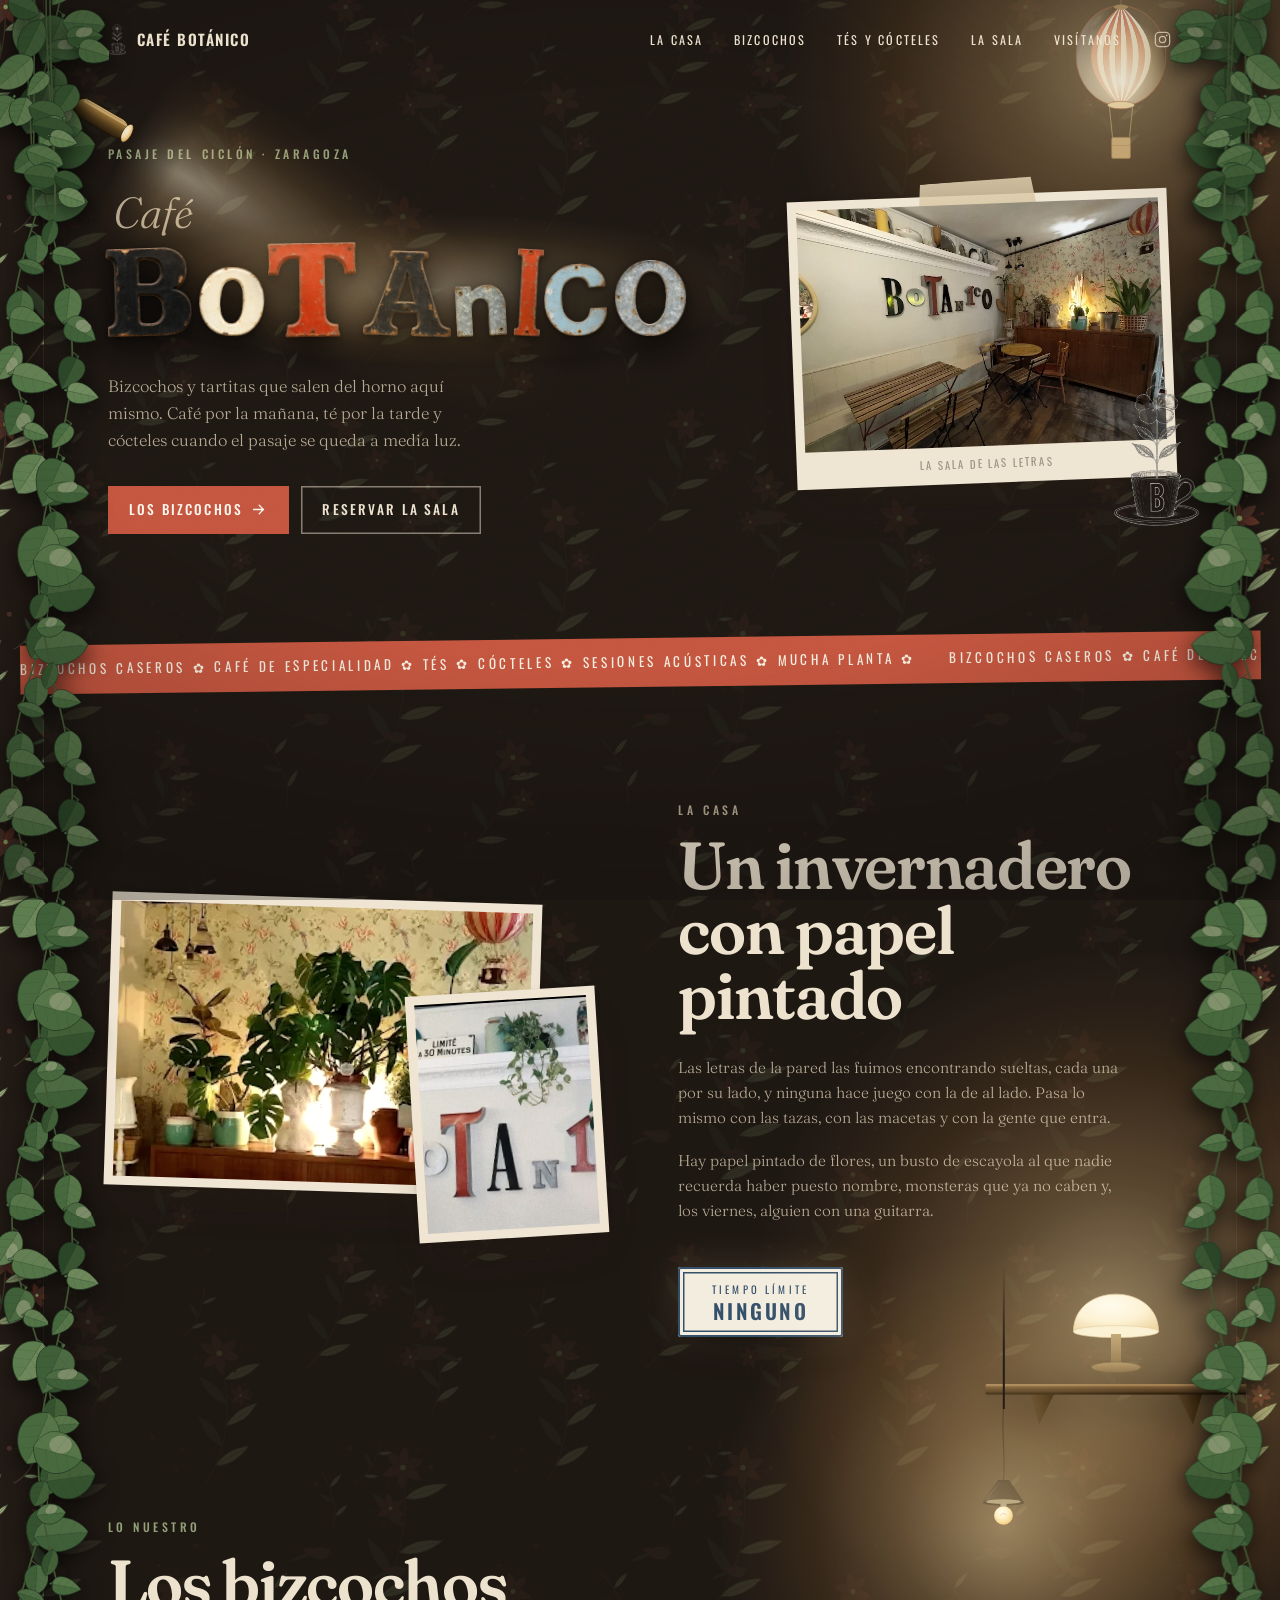
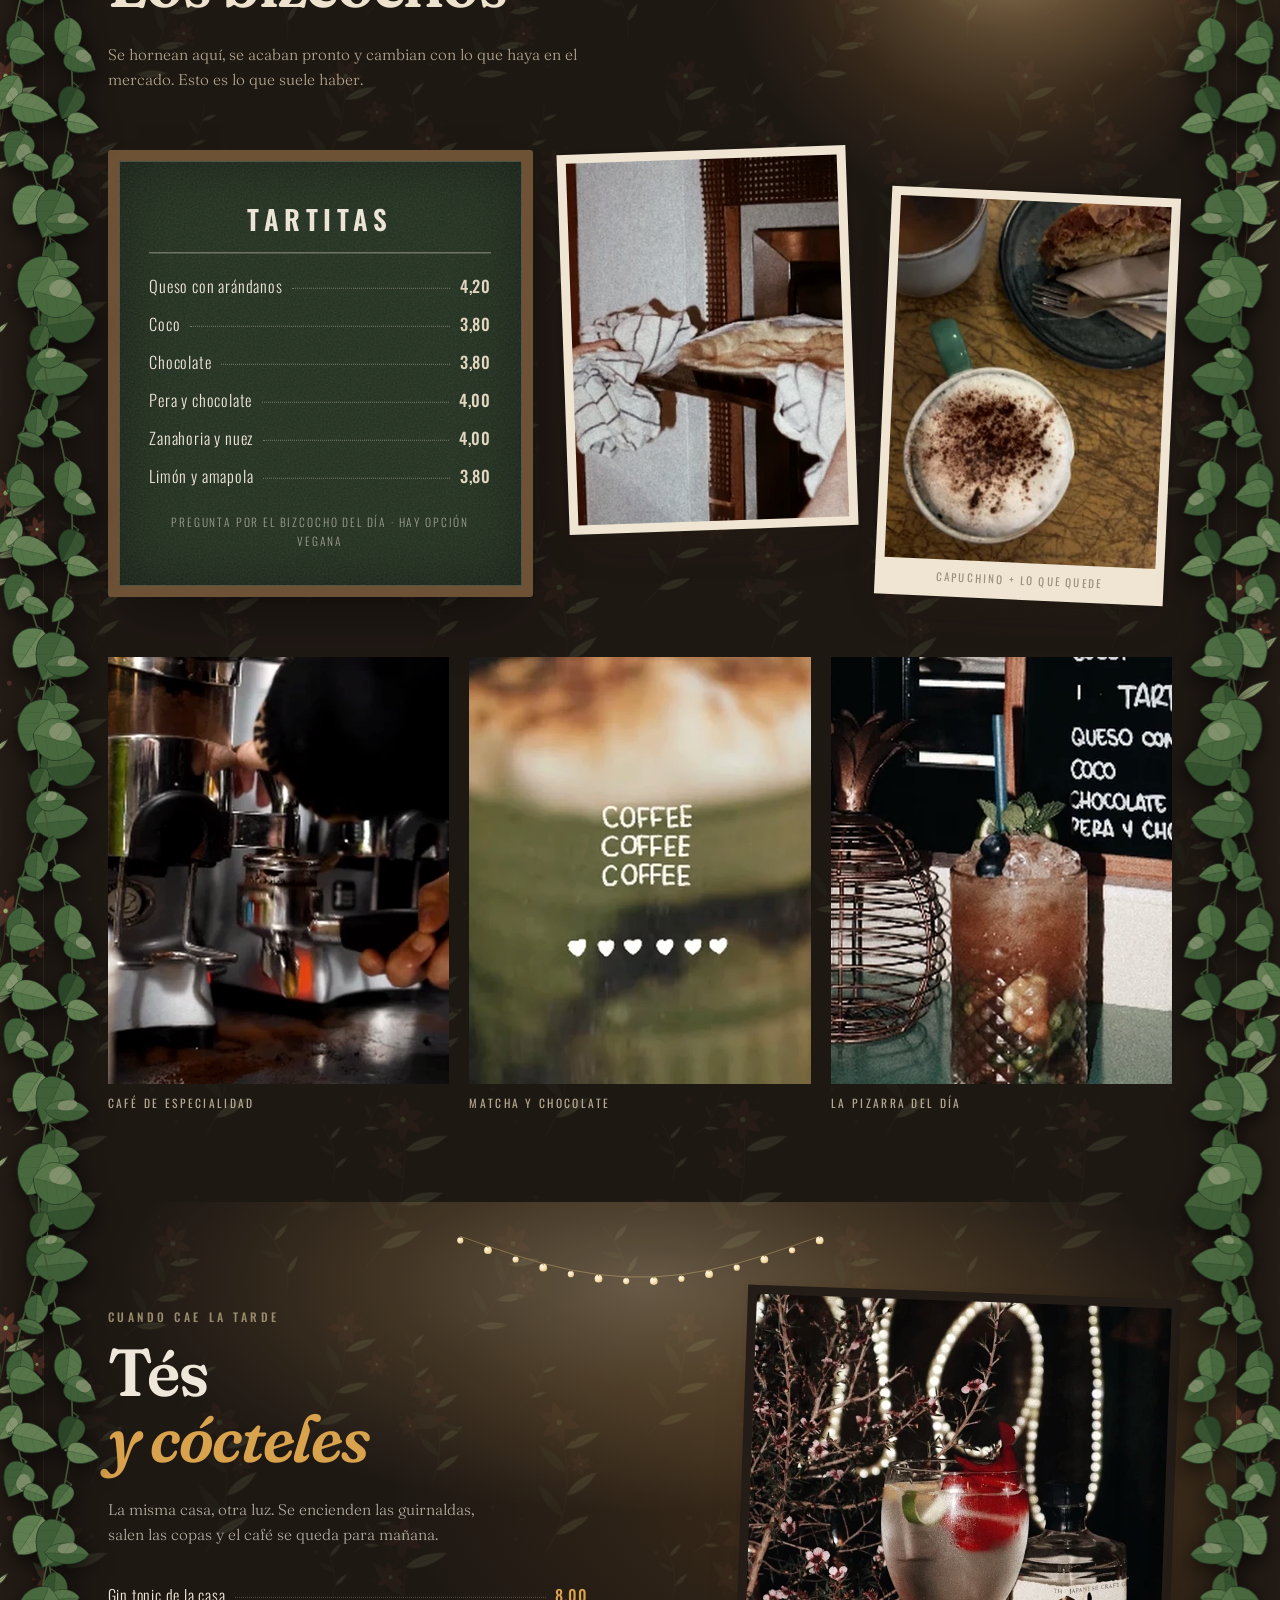
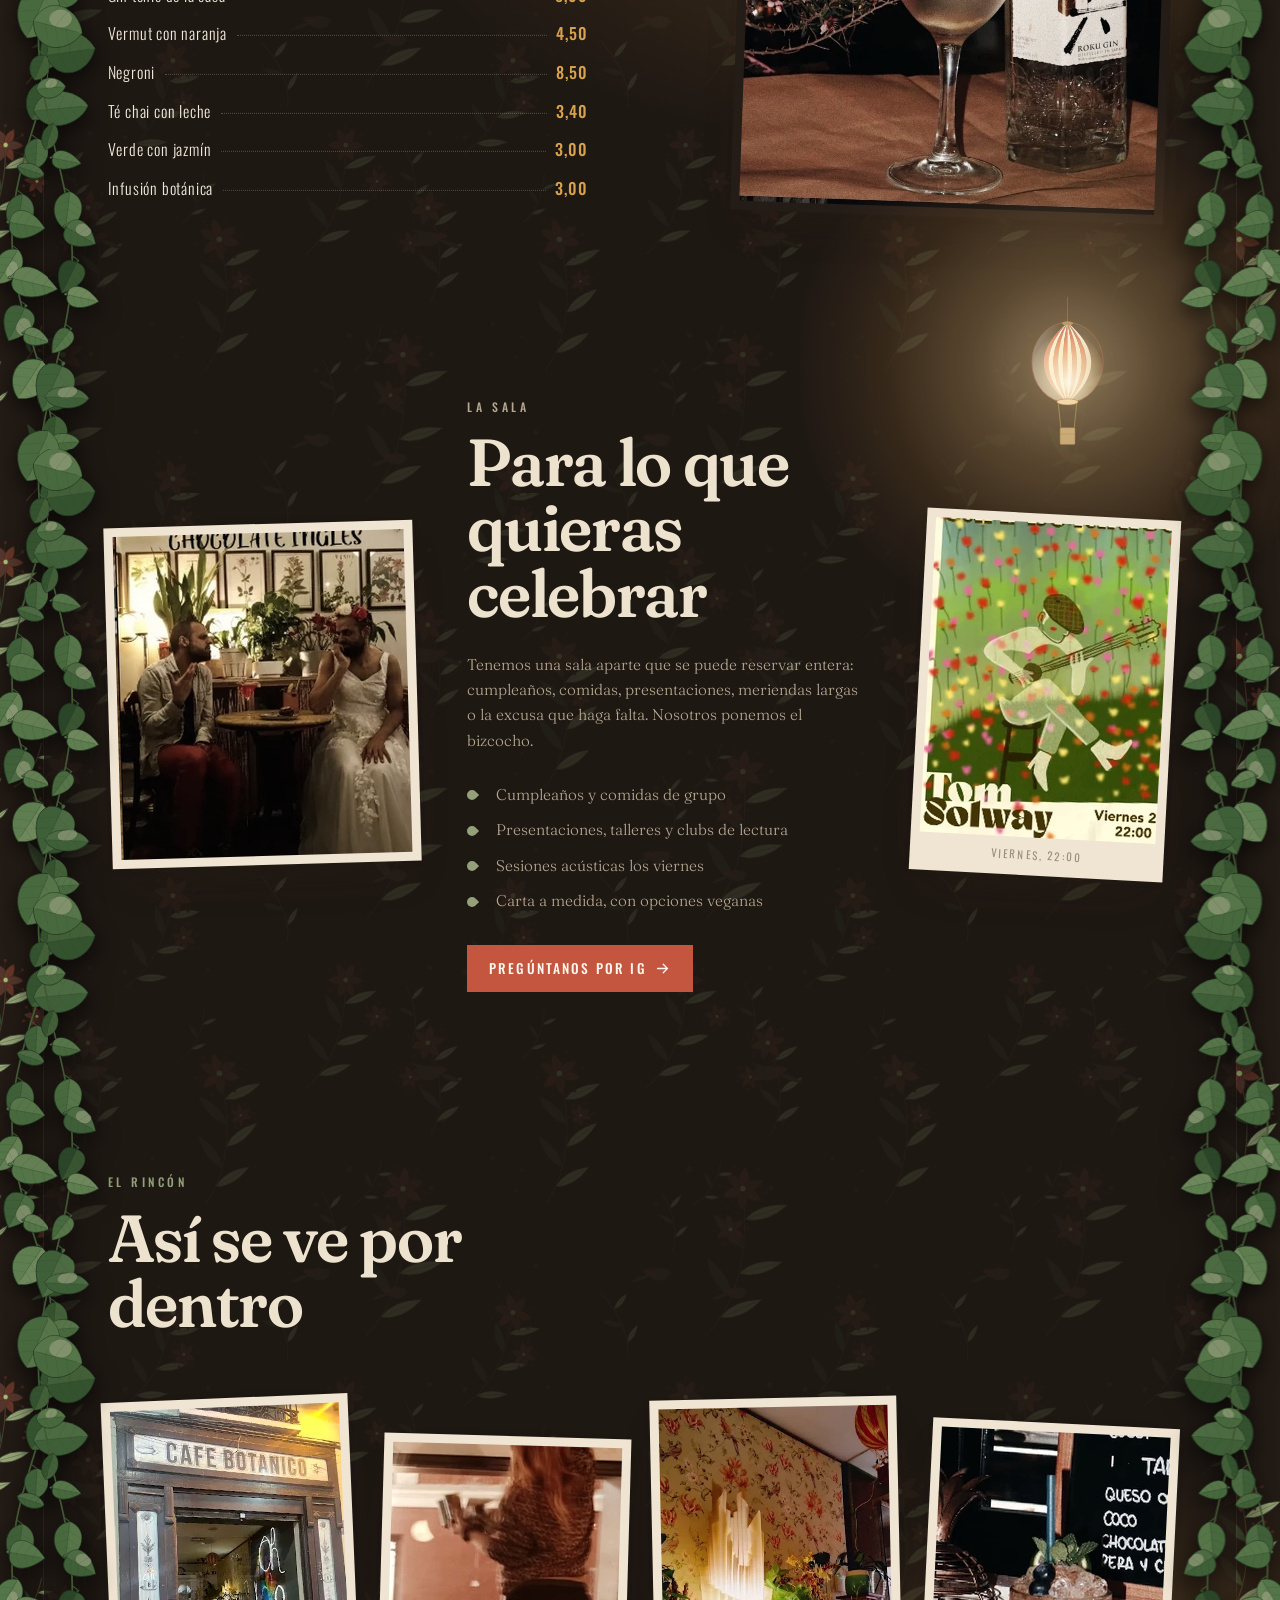
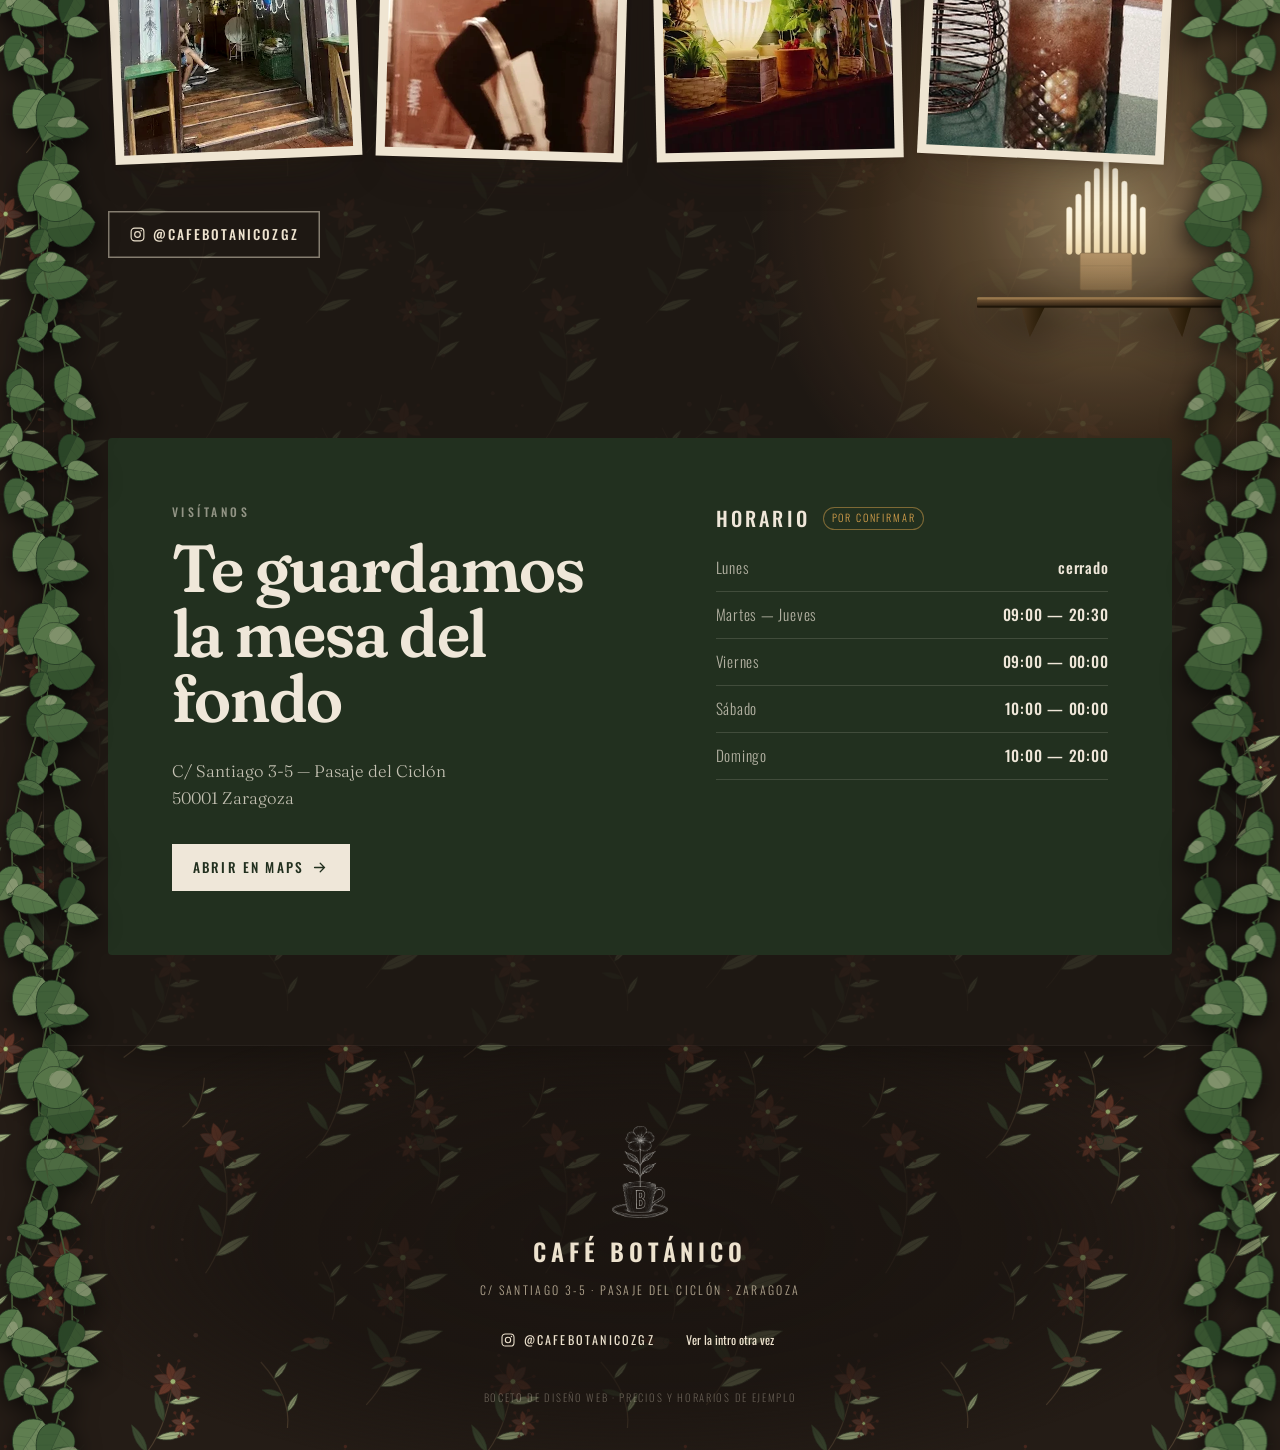
<file: index.html>
<!doctype html>
<html lang="es">
<head>
<meta charset="utf-8">
<meta name="viewport" content="width=device-width, initial-scale=1, viewport-fit=cover">
<title>Café Botánico — Zaragoza</title>
<meta name="description" content="Bizcochos caseros, plantas y café de especialidad en el Pasaje del Ciclón, Zaragoza. Tés, cócteles, sesiones acústicas y una sala para tus celebraciones.">
<meta name="theme-color" content="#EFE7D9">
<link rel="preconnect" href="https://fonts.googleapis.com">
<link rel="preconnect" href="https://fonts.gstatic.com" crossorigin>
<link href="https://fonts.googleapis.com/css2?family=Anton&family=Fraunces:ital,opsz,wght@0,9..144,300;0,9..144,400;0,9..144,600;0,9..144,800;1,9..144,300;1,9..144,600&family=Oswald:wght@400;500;600;700&display=swap" rel="stylesheet">
<link rel="stylesheet" href="assets/css/style.css">
</head>
<body>

<svg width="0" height="0" aria-hidden="true" style="position:absolute">
  <symbol id="ig" viewBox="0 0 24 24"><g fill="none" stroke="currentColor" stroke-width="1.6"><rect x="3" y="3" width="18" height="18" rx="5"/><circle cx="12" cy="12" r="4"/><circle cx="17.2" cy="6.8" r="1.1" fill="currentColor" stroke="none"/></g></symbol>
  <symbol id="arrow" viewBox="0 0 24 24"><g fill="none" stroke="currentColor" stroke-width="1.8" stroke-linecap="round"><path d="M5 12h14M13 6l6 6-6 6"/></g></symbol>
</svg>

<!-- ═══════════ INTRO: el logo, saliendo de la taza ═══════════ -->
<div class="intro" id="intro">
  <div class="intro__box">
    <div class="dib">
      <img class="dib__taza"  src="assets/img/logo-dibujo.webp" alt="" width="629" height="1043">
      <img class="dib__tallo" src="assets/img/logo-dibujo.webp" alt="" aria-hidden="true">
      <img class="dib__flor"  src="assets/img/logo-dibujo.webp" alt="" aria-hidden="true">
    </div>
    <p class="intro__word">Cafe Botanico</p>
  </div>
  <button class="intro__skip" id="skip" type="button">Saltar</button>
</div>

<!-- ═══════════ ENREDADERAS ═══════════ -->
<div class="rama rama--izq" aria-hidden="true"><i class="rama__tallo"></i><i class="rama__mata"></i></div>
<div class="rama rama--der" aria-hidden="true"><i class="rama__tallo"></i><i class="rama__mata"></i></div>

<!-- ═══════════ HEADER ═══════════ -->
<header class="hdr" id="hdr">
  <a class="hdr__brand" href="#top"><img class="hdr__mark" src="assets/img/logo-dibujo.webp" alt=""><span>Café Botánico</span></a>
  <nav class="hdr__nav">
    <a href="#casa">La casa</a>
    <a href="#bizcochos">Bizcochos</a>
    <a href="#noche">Tés y cócteles</a>
    <a href="#sala">La sala</a>
    <a href="#visita">Visítanos</a>
  </nav>
  <a class="hdr__ig" href="https://www.instagram.com/cafebotanicozgz/" target="_blank" rel="noopener" aria-label="Instagram"><svg><use href="#ig"/></svg></a>
  <button class="hdr__burger" id="burger" type="button" aria-label="Menú"><i></i><i></i></button>
</header>
<div class="drawer" id="drawer">
  <a href="#casa">La casa</a><a href="#bizcochos">Bizcochos</a><a href="#noche">Tés y cócteles</a>
  <a href="#sala">La sala</a><a href="#visita">Visítanos</a>
  <a href="https://www.instagram.com/cafebotanicozgz/" target="_blank" rel="noopener">@cafebotanicozgz</a>
</div>

<main id="top">

<!-- ═══════════ HERO ═══════════ -->
<section class="hero">
  <i class="lampara lampara--farol" aria-hidden="true"></i>
  <i class="lampara lampara--foco" aria-hidden="true"></i>
  <div class="hero__txt">
    <p class="kicker rv">Pasaje del Ciclón · Zaragoza</p>
    <p class="hero__cafe rv">Café</p>
    <h1 class="word rv" aria-label="Botánico">
      <img class="l" style="--h:1;--rot:-2deg"          src="assets/img/letras/b.webp"  alt="" width="722" height="760">
      <img class="l" style="--h:.78;--rot:2.5deg"       src="assets/img/letras/o1.webp" alt="" width="717" height="760">
      <img class="l" style="--h:1.06;--rot:-1deg"       src="assets/img/letras/t.webp"  alt="" width="715" height="760">
      <img class="l" style="--h:.96;--rot:2deg"         src="assets/img/letras/a.webp"  alt="" width="790" height="760">
      <img class="l" style="--h:.58;--rot:-3deg"        src="assets/img/letras/n.webp"  alt="" width="749" height="760">
      <img class="l" style="--h:.99;--rot:3deg"         src="assets/img/letras/i.webp"  alt="" width="226" height="760">
      <img class="l" style="--h:.82;--rot:-3deg"        src="assets/img/letras/c.webp"  alt="" width="646" height="760">
      <img class="l flip" style="--h:.86;--rot:1.5deg"  src="assets/img/letras/o2.webp" alt="" width="713" height="760">
    </h1>
    <p class="lead rv">Bizcochos y tartitas que salen del horno aquí mismo. Café por la mañana, té por la tarde y cócteles cuando el pasaje se queda a media luz.</p>
    <div class="row rv">
      <a class="btn" href="#bizcochos">Los bizcochos <svg><use href="#arrow"/></svg></a>
      <a class="btn btn--line" href="#sala">Reservar la sala</a>
    </div>
  </div>

  <div class="hero__pic rv">
    <figure class="print print--tape" style="--rot:-2.2deg">
      <img src="assets/img/local.webp" alt="Sala del café: la pared con las letras de BOTANICO, las mesas de madera y el papel pintado al fondo" width="677" height="510">
      <figcaption>la sala de las letras</figcaption>
    </figure>
    <img class="hero__seal" src="assets/img/logo-dibujo.webp" alt="" aria-hidden="true">
  </div>
</section>

<!-- ═══════════ CINTA ═══════════ -->
<div class="tape" aria-hidden="true">
  <div class="tape__row">
    <span>bizcochos caseros ✿ café de especialidad ✿ tés ✿ cócteles ✿ sesiones acústicas ✿ mucha planta ✿ </span>
    <span>bizcochos caseros ✿ café de especialidad ✿ tés ✿ cócteles ✿ sesiones acústicas ✿ mucha planta ✿ </span>
  </div>
</div>

<!-- ═══════════ LA CASA ═══════════ -->
<section class="sec casa" id="casa">
  <i class="lampara lampara--tulipa" aria-hidden="true"></i>
  <div class="casa__pics">
    <figure class="print rv" style="--rot:1.8deg">
      <img src="assets/img/rincon.webp" alt="Rincón del café: una monstera enorme sobre el aparador, con el papel pintado de flores y pájaros detrás" width="312" height="510">
    </figure>
    <figure class="print print--sm rv" style="--rot:-3.5deg">
      <img src="assets/img/letras.webp" alt="Detalle de las letras de BOTANICO en la pared, entre plantas">
    </figure>
  </div>
  <div class="casa__txt">
    <p class="kicker rv">La casa</p>
    <h2 class="rv">Un invernadero<br>con papel pintado</h2>
    <p class="rv">Las letras de la pared las fuimos encontrando sueltas, cada una por su lado, y ninguna hace juego con la de al lado. Pasa lo mismo con las tazas, con las macetas y con la gente que entra.</p>
    <p class="rv">Hay papel pintado de flores, un busto de escayola al que nadie recuerda haber puesto nombre, monsteras que ya no caben y, los viernes, alguien con una guitarra.</p>
    <div class="plaque rv">
      <span>Tiempo límite</span>
      <strong>ninguno</strong>
    </div>
  </div>
</section>

<!-- ═══════════ BIZCOCHOS ═══════════ -->
<section class="sec bizco" id="bizcochos">
  <i class="lampara lampara--bomb" aria-hidden="true"></i>
  <header class="head rv">
    <p class="kicker">Lo nuestro</p>
    <h2>Los bizcochos</h2>
    <p class="sub">Se hornean aquí, se acaban pronto y cambian con lo que haya en el mercado. Esto es lo que suele haber.</p>
  </header>

  <div class="bizco__grid">
    <div class="board rv">
      <p class="board__t">Tartitas</p>
      <ul class="board__list">
        <li><span>Queso con arándanos</span><b>4,20</b></li>
        <li><span>Coco</span><b>3,80</b></li>
        <li><span>Chocolate</span><b>3,80</b></li>
        <li><span>Pera y chocolate</span><b>4,00</b></li>
        <li><span>Zanahoria y nuez</span><b>4,00</b></li>
        <li><span>Limón y amapola</span><b>3,80</b></li>
      </ul>
      <p class="board__note">Pregunta por el bizcocho del día · hay opción vegana</p>
    </div>

    <figure class="print rv" style="--rot:-2deg">
      <img src="assets/img/bizcocho.webp" alt="Una tarta recién sacada del horno, sostenida con un paño de cocina">
    </figure>
    <figure class="print rv" style="--rot:2.6deg">
      <img src="assets/img/tarta.webp" alt="Capuchino y un trozo de tarta sobre una mesa verde">
      <figcaption>capuchino + lo que quede</figcaption>
    </figure>
  </div>

  <div class="strip">
    <div class="strip__i rv"><img src="assets/img/barra.webp" alt="Preparando un café en la máquina de espresso"><p>Café de especialidad</p></div>
    <div class="strip__i rv"><img src="assets/img/matcha.webp" alt="Matcha latte"><p>Matcha y chocolate</p></div>
    <div class="strip__i rv"><img src="assets/img/pizarra.webp" alt="Pizarra con las tartitas del día"><p>La pizarra del día</p></div>
  </div>
</section>

<!-- ═══════════ NOCHE ═══════════ -->
<section class="noche" id="noche">
  <i class="lampara lampara--guirnalda" aria-hidden="true"></i>
  <div class="noche__in">
    <div class="noche__txt">
      <p class="kicker rv">Cuando cae la tarde</p>
      <h2 class="rv">Tés<br><em>y cócteles</em></h2>
      <p class="rv">La misma casa, otra luz. Se encienden las guirnaldas, salen las copas y el café se queda para mañana.</p>
      <ul class="list rv">
        <li><span>Gin tonic de la casa</span><b>8,00</b></li>
        <li><span>Vermut con naranja</span><b>4,50</b></li>
        <li><span>Negroni</span><b>8,50</b></li>
        <li><span>Té chai con leche</span><b>3,40</b></li>
        <li><span>Verde con jazmín</span><b>3,00</b></li>
        <li><span>Infusión botánica</span><b>3,00</b></li>
      </ul>
    </div>
    <figure class="print print--dark rv" style="--rot:2deg">
      <img src="assets/img/coctel.webp" alt="Copa con una flor roja junto a una botella de ginebra, con guirnaldas de luces al fondo" width="707" height="863">
    </figure>
  </div>
</section>

<!-- ═══════════ LA SALA ═══════════ -->
<section class="sec sala" id="sala">
  <i class="lampara lampara--farol2" aria-hidden="true"></i>
  <figure class="print rv" style="--rot:-1.6deg">
    <img src="assets/img/pareja.webp" alt="Dos personas celebrando en el café, entre láminas botánicas enmarcadas">
  </figure>
  <div class="sala__txt">
    <p class="kicker rv">La sala</p>
    <h2 class="rv">Para lo que<br>quieras celebrar</h2>
    <p class="rv">Tenemos una sala aparte que se puede reservar entera: cumpleaños, comidas, presentaciones, meriendas largas o la excusa que haga falta. Nosotros ponemos el bizcocho.</p>
    <ul class="ticks rv">
      <li>Cumpleaños y comidas de grupo</li>
      <li>Presentaciones, talleres y clubs de lectura</li>
      <li>Sesiones acústicas los viernes</li>
      <li>Carta a medida, con opciones veganas</li>
    </ul>
    <a class="btn rv" href="https://www.instagram.com/cafebotanicozgz/" target="_blank" rel="noopener">Pregúntanos por IG <svg><use href="#arrow"/></svg></a>
  </div>
  <figure class="print print--sm rv" style="--rot:3deg">
    <img src="assets/img/cartel.webp" alt="Cartel de una sesión acústica en Café Botánico">
    <figcaption>viernes, 22:00</figcaption>
  </figure>
</section>

<!-- ═══════════ MURO ═══════════ -->
<section class="sec muro">
  <i class="lampara lampara--deco" aria-hidden="true"></i>
  <header class="head rv">
    <p class="kicker">El rincón</p>
    <h2>Así se ve por dentro</h2>
  </header>
  <div class="wall">
    <figure class="print rv" style="--rot:-2.4deg"><img src="assets/img/fachada.webp" alt="Fachada de Café Botánico con la puerta abierta"></figure>
    <figure class="print rv" style="--rot:1.6deg"><img src="assets/img/musica.webp" alt="Alguien tocando la guitarra en el café"></figure>
    <figure class="print rv" style="--rot:-1.2deg"><img src="assets/img/lampara.webp" alt="Lámpara art déco encendida sobre el aparador, con el papel pintado detrás"></figure>
    <figure class="print rv" style="--rot:2.8deg"><img src="assets/img/pizarra.webp" alt="La pizarra con las tartitas del día"></figure>
  </div>
  <a class="btn btn--line mid" href="https://www.instagram.com/cafebotanicozgz/" target="_blank" rel="noopener"><svg><use href="#ig"/></svg> @cafebotanicozgz</a>
</section>

<!-- ═══════════ VISITA ═══════════ -->
<section class="sec visita" id="visita">
  <div class="visita__card">
    <div>
      <p class="kicker rv">Visítanos</p>
      <h2 class="rv">Te guardamos<br>la mesa del fondo</h2>
      <p class="addr rv">C/ Santiago 3-5 — Pasaje del Ciclón<br>50001 Zaragoza</p>
      <div class="row rv">
        <a class="btn" href="https://maps.google.com/?q=Caf%C3%A9+Bot%C3%A1nico+Calle+Santiago+3+Zaragoza" target="_blank" rel="noopener">Abrir en Maps <svg><use href="#arrow"/></svg></a>
      </div>
    </div>
    <div class="rv">
      <p class="hrs__t">Horario <span class="ph">por confirmar</span></p>
      <ul class="hrs">
        <li><span>Lunes</span><b>cerrado</b></li>
        <li><span>Martes — Jueves</span><b>09:00 — 20:30</b></li>
        <li><span>Viernes</span><b>09:00 — 00:00</b></li>
        <li><span>Sábado</span><b>10:00 — 00:00</b></li>
        <li><span>Domingo</span><b>10:00 — 20:00</b></li>
      </ul>
    </div>
  </div>
</section>

</main>

<footer class="ftr">
  <img class="ftr__mark" src="assets/img/logo-dibujo.webp" alt="">
  <p class="ftr__name">Café Botánico</p>
  <p class="ftr__sub">C/ Santiago 3-5 · Pasaje del Ciclón · Zaragoza</p>
  <div class="ftr__links">
    <a href="https://www.instagram.com/cafebotanicozgz/" target="_blank" rel="noopener"><svg><use href="#ig"/></svg> @cafebotanicozgz</a>
    <button type="button" id="replay">Ver la intro otra vez</button>
  </div>
  <p class="ftr__note">Boceto de diseño web · precios y horarios de ejemplo</p>
</footer>

<script src="assets/js/main.js"></script>
</body>
</html>
</file>
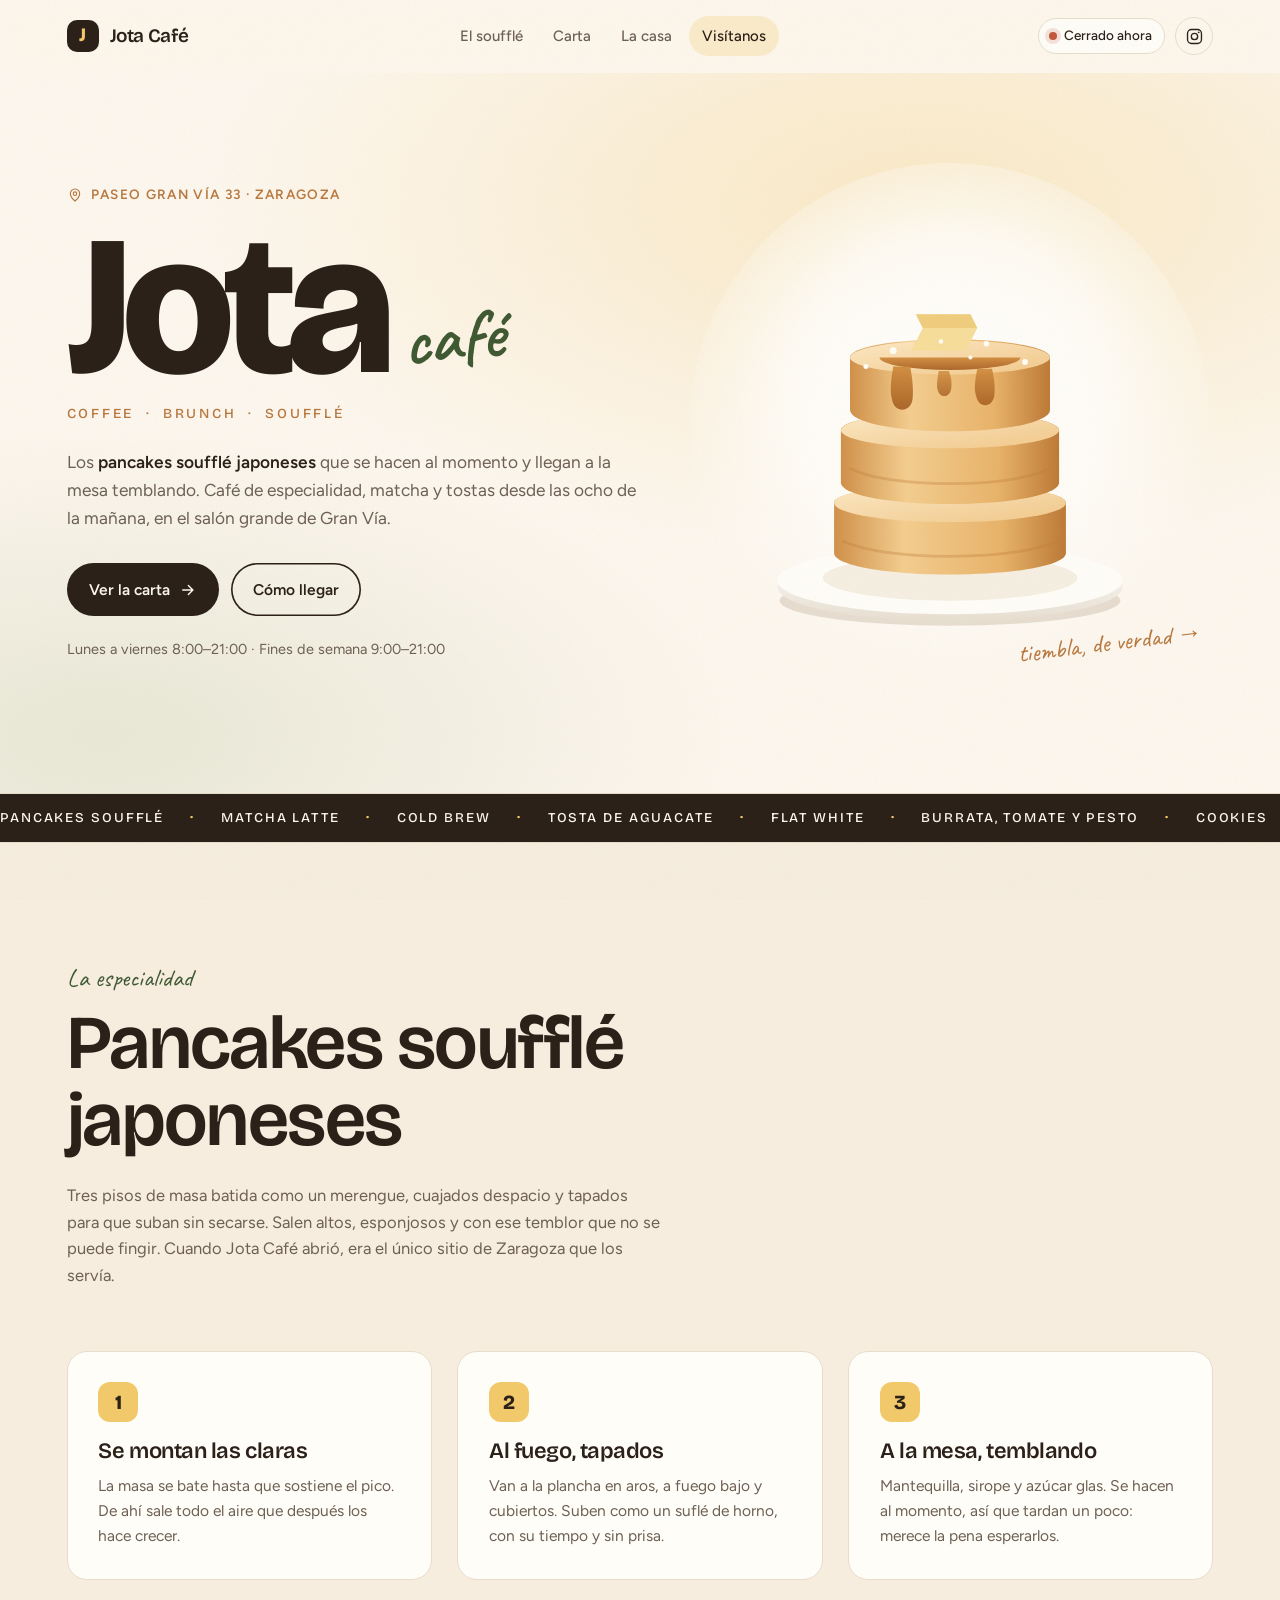
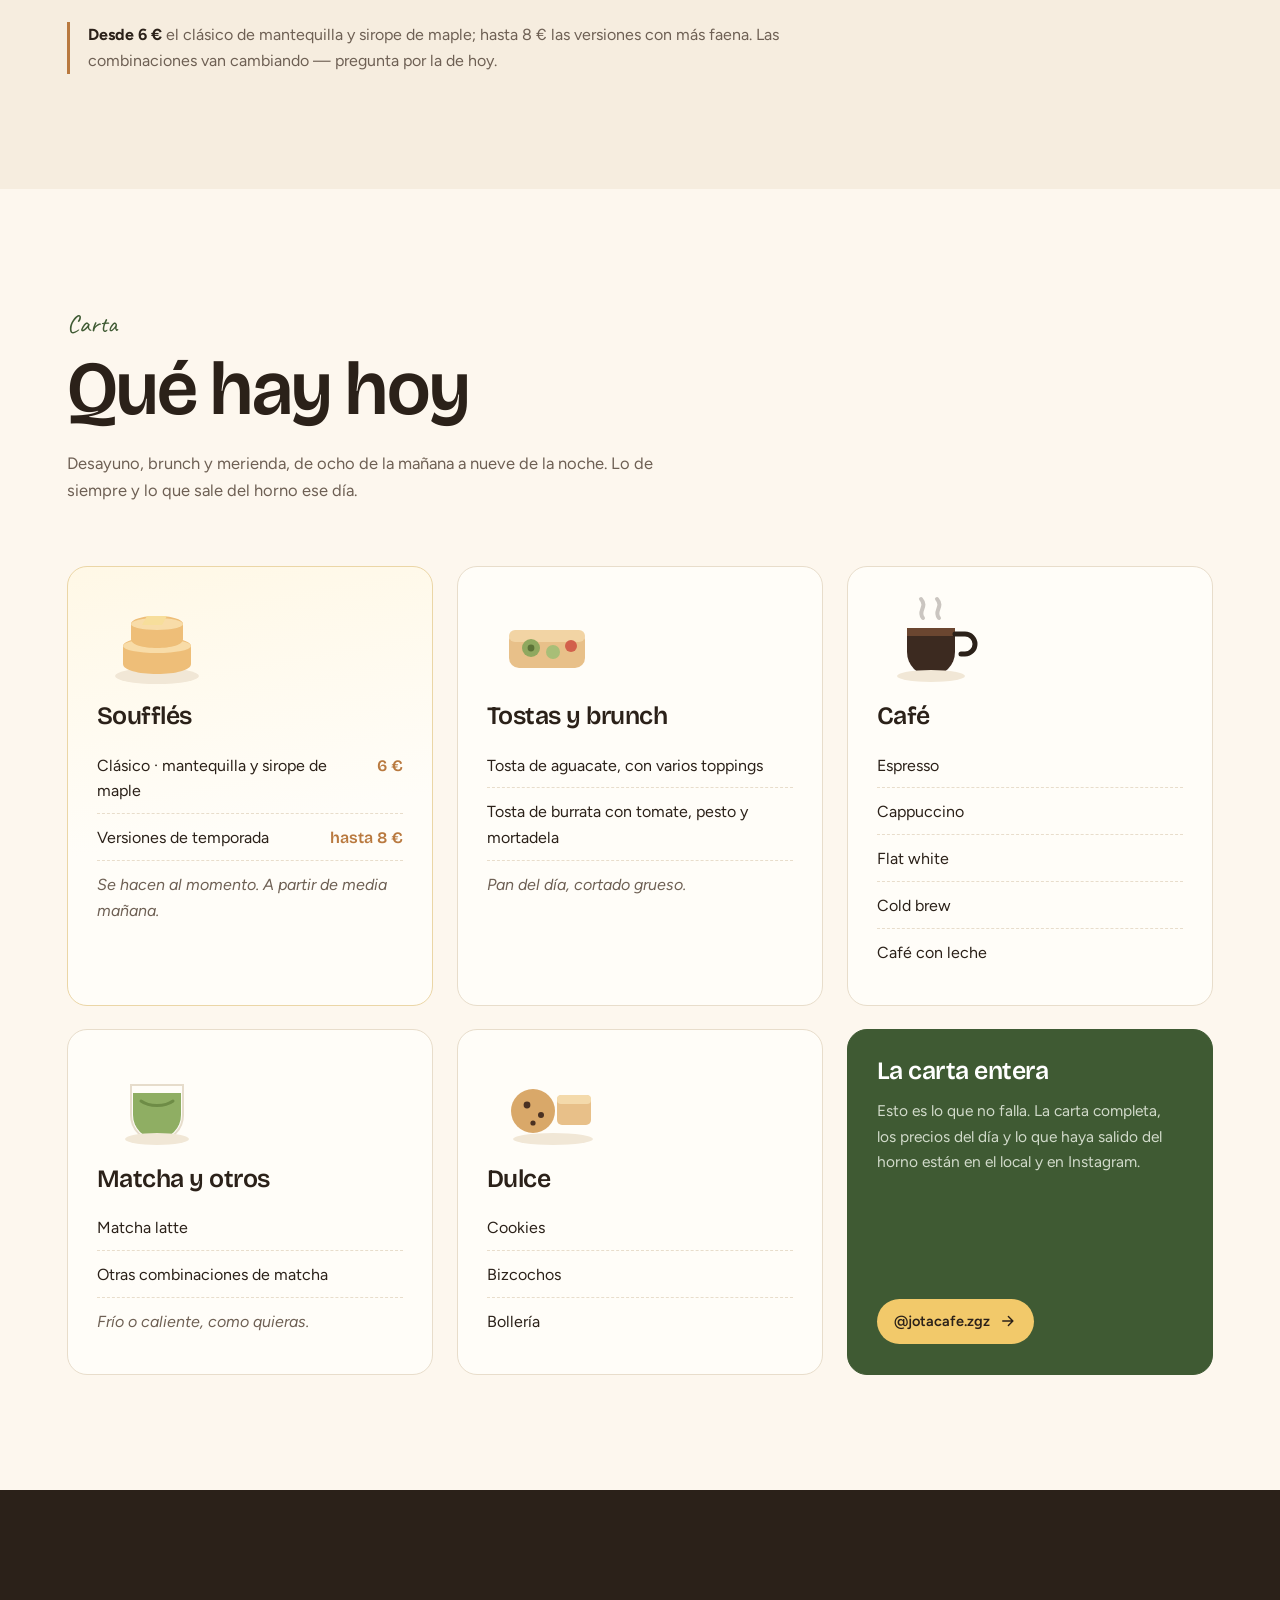
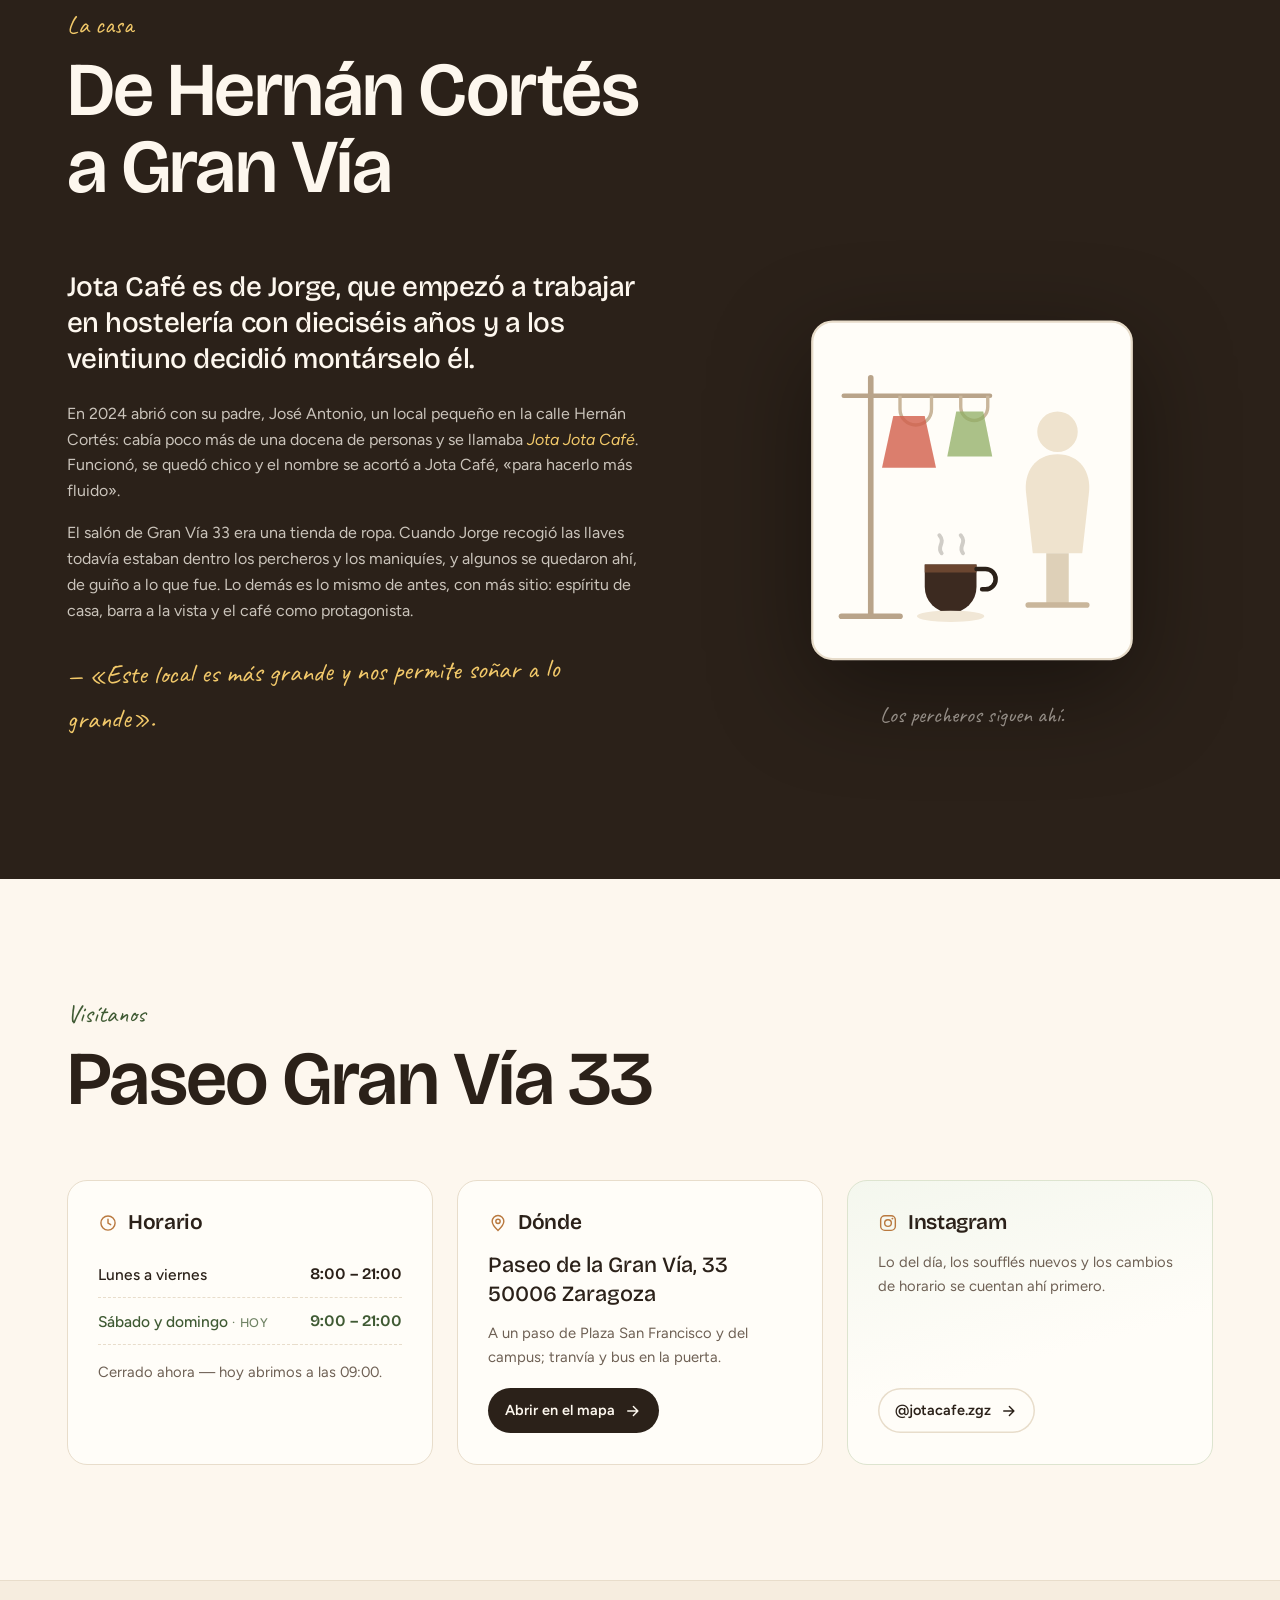
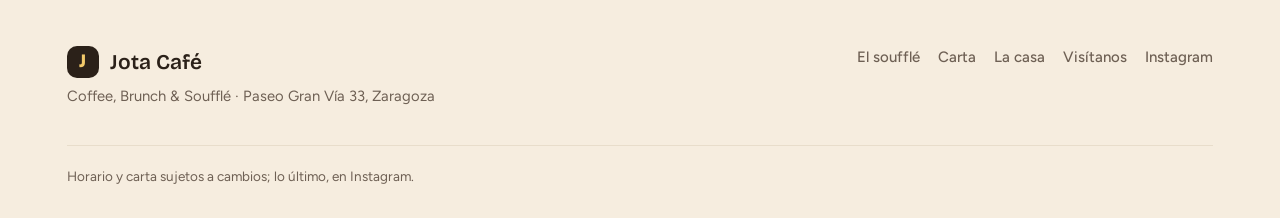
<file: jota-cafe/index.html>
<!doctype html>
<html lang="es">
<head>
<meta charset="utf-8">
<meta name="viewport" content="width=device-width, initial-scale=1, viewport-fit=cover">
<title>Jota Café — Coffee, Brunch &amp; Soufflé · Zaragoza</title>
<meta name="description" content="Pancakes soufflé japoneses, café de especialidad, matcha y tostas en Paseo Gran Vía 33, Zaragoza. Abierto todos los días desde las 8:00.">
<meta name="theme-color" content="#FDF7EE">
<link rel="canonical" href="https://angelpaesamarketing.github.io/cafebotanico/jota-cafe/">
<meta property="og:type" content="website">
<meta property="og:title" content="Jota Café — Coffee, Brunch &amp; Soufflé">
<meta property="og:description" content="Los pancakes soufflé japoneses de Zaragoza. Paseo Gran Vía 33.">
<meta property="og:locale" content="es_ES">
<link rel="icon" href="data:image/svg+xml,%3Csvg xmlns='http://www.w3.org/2000/svg' viewBox='0 0 64 64'%3E%3Crect width='64' height='64' rx='16' fill='%232B2119'/%3E%3Cpath d='M38 14v26c0 7-5 11-12 11-5 0-9-2-11-6l7-5c1 2 2 3 4 3 2 0 3-1 3-4V14z' fill='%23F2C96A'/%3E%3C/svg%3E">
<link rel="preconnect" href="https://fonts.googleapis.com">
<link rel="preconnect" href="https://fonts.gstatic.com" crossorigin>
<link href="https://fonts.googleapis.com/css2?family=Bricolage+Grotesque:opsz,wght@12..96,400;12..96,500;12..96,600;12..96,800&family=Caveat:wght@500;600&family=Figtree:ital,wght@0,300;0,400;0,500;0,600;1,400&display=swap" rel="stylesheet">
<link rel="stylesheet" href="assets/css/style.css">
</head>
<body>

<svg width="0" height="0" aria-hidden="true" style="position:absolute">
  <symbol id="i-ig" viewBox="0 0 24 24"><g fill="none" stroke="currentColor" stroke-width="1.7"><rect x="3.2" y="3.2" width="17.6" height="17.6" rx="5"/><circle cx="12" cy="12" r="4"/><circle cx="17.3" cy="6.7" r="1.15" fill="currentColor" stroke="none"/></g></symbol>
  <symbol id="i-arrow" viewBox="0 0 24 24"><g fill="none" stroke="currentColor" stroke-width="1.9" stroke-linecap="round" stroke-linejoin="round"><path d="M5 12h13M12.5 6l6 6-6 6"/></g></symbol>
  <symbol id="i-pin" viewBox="0 0 24 24"><g fill="none" stroke="currentColor" stroke-width="1.7" stroke-linecap="round"><path d="M12 21s7-6.3 7-11a7 7 0 1 0-14 0c0 4.7 7 11 7 11z"/><circle cx="12" cy="10" r="2.6"/></g></symbol>
  <symbol id="i-clock" viewBox="0 0 24 24"><g fill="none" stroke="currentColor" stroke-width="1.7" stroke-linecap="round"><circle cx="12" cy="12" r="8.5"/><path d="M12 7.5V12l3.2 2"/></g></symbol>
</svg>

<a class="skip" href="#carta">Saltar a la carta</a>

<!-- ════════════════ HEADER ════════════════ -->
<header class="hdr" id="hdr">
  <a class="brand" href="#top" aria-label="Jota Café, inicio">
    <span class="brand__mark" aria-hidden="true">J</span>
    <span class="brand__txt">Jota Café</span>
  </a>
  <nav class="hdr__nav" aria-label="Secciones">
    <a href="#souffle">El soufflé</a>
    <a href="#carta">Carta</a>
    <a href="#casa">La casa</a>
    <a href="#visita">Visítanos</a>
  </nav>
  <div class="hdr__side">
    <span class="status" id="status" hidden><i></i><span id="statusTxt"></span></span>
    <a class="iconbtn" href="https://www.instagram.com/jotacafe.zgz/" target="_blank" rel="noopener" aria-label="Instagram de Jota Café"><svg><use href="#i-ig"/></svg></a>
    <button class="burger" id="burger" type="button" aria-expanded="false" aria-controls="drawer" aria-label="Abrir menú"><i></i><i></i></button>
  </div>
</header>

<div class="drawer" id="drawer" hidden>
  <a href="#souffle">El soufflé</a>
  <a href="#carta">Carta</a>
  <a href="#casa">La casa</a>
  <a href="#visita">Visítanos</a>
  <a href="https://www.instagram.com/jotacafe.zgz/" target="_blank" rel="noopener">@jotacafe.zgz</a>
</div>

<main id="top">

<!-- ════════════════ HERO ════════════════ -->
<section class="hero">
  <div class="hero__txt">
    <p class="kicker rv"><svg class="kicker__i"><use href="#i-pin"/></svg> Paseo Gran Vía 33 · Zaragoza</p>
    <h1 class="hero__h rv">
      <span class="hero__word">Jota</span>
      <span class="hero__cafe">café</span>
    </h1>
    <p class="hero__tag rv">Coffee &nbsp;·&nbsp; Brunch &nbsp;·&nbsp; Soufflé</p>
    <p class="lead rv">Los <strong>pancakes soufflé japoneses</strong> que se hacen al momento y llegan a la mesa temblando. Café de especialidad, matcha y tostas desde las ocho de la mañana, en el salón grande de Gran Vía.</p>
    <div class="row rv">
      <a class="btn" href="#carta">Ver la carta <svg><use href="#i-arrow"/></svg></a>
      <a class="btn btn--line" href="https://www.google.com/maps/search/?api=1&amp;query=Jota+Caf%C3%A9+Paseo+Gran+V%C3%ADa+33+Zaragoza" target="_blank" rel="noopener">Cómo llegar</a>
    </div>
    <p class="hero__note rv">Lunes a viernes 8:00–21:00 · Fines de semana 9:00–21:00</p>
  </div>

  <!-- la torre de soufflés -->
  <div class="hero__art" aria-hidden="true">
    <div class="halo"></div>
    <svg class="stack" id="stack" viewBox="0 0 440 460">
      <defs>
        <linearGradient id="gCake" x1="0" y1="0" x2="1" y2="0">
          <stop offset="0" stop-color="#D1914A"/><stop offset=".3" stop-color="#F4CE8F"/>
          <stop offset=".72" stop-color="#E9B46B"/><stop offset="1" stop-color="#BE7B37"/>
        </linearGradient>
        <linearGradient id="gTop" x1="0" y1="0" x2="1" y2="1">
          <stop offset="0" stop-color="#FDE9C6"/><stop offset="1" stop-color="#F2C98A"/>
        </linearGradient>
        <linearGradient id="gPlate" x1="0" y1="0" x2="0" y2="1">
          <stop offset="0" stop-color="#FFFFFF"/><stop offset="1" stop-color="#E8DFD1"/>
        </linearGradient>
        <linearGradient id="gSyrup" x1="0" y1="0" x2="0" y2="1">
          <stop offset="0" stop-color="#D08A3B"/><stop offset="1" stop-color="#A75F22"/>
        </linearGradient>
      </defs>

      <!-- sombra en el mantel -->
      <ellipse class="stack__shadow" cx="220" cy="386" rx="150" ry="22"/>

      <!-- plato -->
      <g class="plate">
        <ellipse cx="220" cy="374" rx="152" ry="30" fill="url(#gPlate)"/>
        <ellipse cx="220" cy="368" rx="152" ry="30" fill="#FFFDF8"/>
        <ellipse cx="220" cy="366" rx="112" ry="20" fill="#F6EFE2"/>
      </g>

      <!-- el grupo que tiembla -->
      <g class="jig" id="jig">
        <!-- pancake de abajo -->
        <g class="cake">
          <path d="M118 300c0-9 46-16 102-16s102 7 102 16v44c0 11-46 19-102 19s-102-8-102-19z" fill="url(#gCake)"/>
          <ellipse cx="220" cy="300" rx="102" ry="17" fill="url(#gTop)"/>
          <path d="M126 334c22 9 56 13 94 13s72-4 94-13" fill="none" stroke="#C07F3C" stroke-opacity=".35" stroke-width="2.4" stroke-linecap="round"/>
        </g>
        <!-- pancake de en medio -->
        <g class="cake">
          <path d="M124 236c0-9 43-16 96-16s96 7 96 16v46c0 11-43 19-96 19s-96-8-96-19z" fill="url(#gCake)"/>
          <ellipse cx="220" cy="236" rx="96" ry="16" fill="url(#gTop)"/>
          <path d="M132 270c20 9 53 13 88 13s68-4 88-13" fill="none" stroke="#C07F3C" stroke-opacity=".35" stroke-width="2.4" stroke-linecap="round"/>
        </g>
        <!-- pancake de arriba -->
        <g class="cake">
          <path d="M132 172c0-9 39-16 88-16s88 7 88 16v46c0 11-39 19-88 19s-88-8-88-19z" fill="url(#gCake)"/>
          <ellipse cx="220" cy="172" rx="88" ry="15" fill="url(#gTop)"/>
        </g>

        <!-- sirope: se encharca en el frente y se escurre por la cara -->
        <path d="M158 172A62 11 0 0 0 282 172Z" fill="url(#gSyrup)" opacity=".92"/>
        <path class="syrup" d="M170 180c-2 12-3 22-1 29 1 6 5 9 9 9s8-3 9-9c1-8 0-18-2-29z" fill="url(#gSyrup)" opacity=".92"/>
        <path class="syrup" d="M244 182c-2 10-3 18-1 24 1 5 4 8 8 8s7-3 8-8c1-7 0-15-2-24z" fill="url(#gSyrup)" opacity=".88"/>
        <path class="syrup" d="M210 184c-1 7-2 12-1 16 1 4 3 6 6 6s5-2 6-6c1-5 0-11-2-16z" fill="url(#gSyrup)" opacity=".8"/>

        <!-- mantequilla -->
        <g class="butter">
          <path d="M196 146h48l-10 20h-48z" fill="#F7DE9B"/>
          <path d="M196 146h48l-6-12h-48z" fill="#FBEEC4"/>
          <path d="M190 134h48l6 12h-48z" fill="#F0CE7E"/>
        </g>

        <!-- azúcar glas -->
        <g class="sugar" fill="#FFFDF6">
          <circle cx="170" cy="166" r="3"/><circle cx="252" cy="160" r="2.4"/>
          <circle cx="212" cy="158" r="2"/><circle cx="286" cy="176" r="2.6"/>
          <circle cx="146" cy="180" r="2.2"/><circle cx="238" cy="172" r="1.8"/>
        </g>
      </g>

      <!-- vapor -->
      <g class="steam" fill="none" stroke="#2B2119" stroke-opacity=".17" stroke-width="5" stroke-linecap="round">
        <path class="steam__p" d="M176 112c-14-16 10-26-4-44"/>
        <path class="steam__p" d="M222 96c-15-18 11-29-3-49"/>
        <path class="steam__p" d="M268 112c-14-16 10-26-4-44"/>
      </g>
    </svg>
    <p class="hero__hand">tiembla, de verdad →</p>
  </div>
</section>

<!-- ════════════════ TICKER ════════════════ -->
<div class="ticker" aria-hidden="true">
  <div class="ticker__row" id="ticker">
    <span>Pancakes soufflé</span><b>·</b><span>Matcha latte</span><b>·</b><span>Cold brew</span><b>·</b>
    <span>Tosta de aguacate</span><b>·</b><span>Flat white</span><b>·</b><span>Burrata, tomate y pesto</span><b>·</b>
    <span>Cookies</span><b>·</b><span>Bizcochos del día</span><b>·</b>
  </div>
</div>

<!-- ════════════════ EL SOUFFLÉ ════════════════ -->
<section class="sec souffle" id="souffle">
  <div class="sec__head">
    <p class="eyebrow rv">La especialidad</p>
    <h2 class="rv">Pancakes soufflé<br>japoneses</h2>
    <p class="sec__lead rv">Tres pisos de masa batida como un merengue, cuajados despacio y tapados para que suban sin secarse. Salen altos, esponjosos y con ese temblor que no se puede fingir. Cuando Jota Café abrió, era el único sitio de Zaragoza que los servía.</p>
  </div>

  <ol class="steps">
    <li class="step rv">
      <span class="step__n">1</span>
      <h3>Se montan las claras</h3>
      <p>La masa se bate hasta que sostiene el pico. De ahí sale todo el aire que después los hace crecer.</p>
    </li>
    <li class="step rv">
      <span class="step__n">2</span>
      <h3>Al fuego, tapados</h3>
      <p>Van a la plancha en aros, a fuego bajo y cubiertos. Suben como un suflé de horno, con su tiempo y sin prisa.</p>
    </li>
    <li class="step rv">
      <span class="step__n">3</span>
      <h3>A la mesa, temblando</h3>
      <p>Mantequilla, sirope y azúcar glas. Se hacen al momento, así que tardan un poco: merece la pena esperarlos.</p>
    </li>
  </ol>

  <p class="souffle__note rv"><strong>Desde 6 €</strong> el clásico de mantequilla y sirope de maple; hasta 8 € las versiones con más faena. Las combinaciones van cambiando — pregunta por la de hoy.</p>
</section>

<!-- ════════════════ CARTA ════════════════ -->
<section class="sec carta" id="carta">
  <div class="sec__head">
    <p class="eyebrow rv">Carta</p>
    <h2 class="rv">Qué hay hoy</h2>
    <p class="sec__lead rv">Desayuno, brunch y merienda, de ocho de la mañana a nueve de la noche. Lo de siempre y lo que sale del horno ese día.</p>
  </div>

  <div class="cards">
    <article class="card rv card--hero">
      <div class="card__art"><svg viewBox="0 0 120 100" aria-hidden="true"><ellipse cx="60" cy="86" rx="42" ry="8" fill="#F1E7D6"/><path d="M26 56c0-5 15-9 34-9s34 4 34 9v18c0 6-15 10-34 10s-34-4-34-10z" fill="#EEBE78"/><ellipse cx="60" cy="56" rx="34" ry="7" fill="#F8DCA8"/><path d="M34 34c0-5 12-8 26-8s26 3 26 8v15c0 6-12 9-26 9s-26-3-26-9z" fill="#EEBE78"/><ellipse cx="60" cy="34" rx="26" ry="6" fill="#F8DCA8"/><path d="M50 26h20l-5 9H45z" fill="#F7DE9B"/></svg></div>
      <h3>Soufflés</h3>
      <ul class="menu">
        <li><span>Clásico · mantequilla y sirope de maple</span><b>6 €</b></li>
        <li><span>Versiones de temporada</span><b>hasta 8 €</b></li>
        <li class="menu__hint">Se hacen al momento. A partir de media mañana.</li>
      </ul>
    </article>

    <article class="card rv">
      <div class="card__art"><svg viewBox="0 0 120 100" aria-hidden="true"><rect x="22" y="40" width="76" height="38" rx="10" fill="#E8C089"/><rect x="22" y="40" width="76" height="12" rx="6" fill="#F2D4A4"/><circle cx="44" cy="58" r="9" fill="#8FA85F"/><circle cx="44" cy="58" r="3.4" fill="#5C7338"/><circle cx="66" cy="62" r="7" fill="#A8BE77"/><circle cx="84" cy="56" r="6" fill="#D2604C"/></svg></div>
      <h3>Tostas y brunch</h3>
      <ul class="menu">
        <li><span>Tosta de aguacate, con varios toppings</span></li>
        <li><span>Tosta de burrata con tomate, pesto y mortadela</span></li>
        <li class="menu__hint">Pan del día, cortado grueso.</li>
      </ul>
    </article>

    <article class="card rv">
      <div class="card__art"><svg viewBox="0 0 120 100" aria-hidden="true"><path d="M30 38h48v24a24 24 0 0 1-48 0z" fill="#3C2A20"/><path d="M30 38h48v8H30z" fill="#6B4630"/><path d="M78 44h10a10 10 0 0 1 0 20h-4" fill="none" stroke="#2B2119" stroke-width="5" stroke-linecap="round"/><ellipse cx="54" cy="86" rx="34" ry="6" fill="#F1E7D6"/><path d="M46 28c-6-7 5-11-2-19M62 28c-6-7 5-11-2-19" fill="none" stroke="#2B2119" stroke-opacity=".25" stroke-width="4" stroke-linecap="round"/></svg></div>
      <h3>Café</h3>
      <ul class="menu">
        <li><span>Espresso</span></li>
        <li><span>Cappuccino</span></li>
        <li><span>Flat white</span></li>
        <li><span>Cold brew</span></li>
        <li><span>Café con leche</span></li>
      </ul>
    </article>

    <article class="card rv">
      <div class="card__art"><svg viewBox="0 0 120 100" aria-hidden="true"><path d="M34 32h52v30a26 26 0 0 1-52 0z" fill="#FFFDF8" stroke="#E6DCCB" stroke-width="2"/><path d="M36 40h48v22a24 24 0 0 1-48 0z" fill="#8FAE63"/><path d="M44 48c8 6 24 6 32 0" fill="none" stroke="#6E8C46" stroke-width="3" stroke-linecap="round"/><ellipse cx="60" cy="86" rx="32" ry="6" fill="#F1E7D6"/></svg></div>
      <h3>Matcha y otros</h3>
      <ul class="menu">
        <li><span>Matcha latte</span></li>
        <li><span>Otras combinaciones de matcha</span></li>
        <li class="menu__hint">Frío o caliente, como quieras.</li>
      </ul>
    </article>

    <article class="card rv">
      <div class="card__art"><svg viewBox="0 0 120 100" aria-hidden="true"><circle cx="46" cy="58" r="22" fill="#D9A869"/><circle cx="40" cy="52" r="3.4" fill="#4A3122"/><circle cx="54" cy="62" r="3" fill="#4A3122"/><circle cx="46" cy="70" r="2.6" fill="#4A3122"/><rect x="70" y="42" width="34" height="30" rx="5" fill="#E8C089"/><rect x="70" y="42" width="34" height="9" rx="4" fill="#F4DAAB"/><ellipse cx="66" cy="86" rx="40" ry="6" fill="#F1E7D6"/></svg></div>
      <h3>Dulce</h3>
      <ul class="menu">
        <li><span>Cookies</span></li>
        <li><span>Bizcochos</span></li>
        <li><span>Bollería</span></li>
      </ul>
    </article>

    <article class="card rv card--note">
      <h3>La carta entera</h3>
      <p>Esto es lo que no falla. La carta completa, los precios del día y lo que haya salido del horno están en el local y en Instagram.</p>
      <a class="btn btn--sm" href="https://www.instagram.com/jotacafe.zgz/" target="_blank" rel="noopener">@jotacafe.zgz <svg><use href="#i-arrow"/></svg></a>
    </article>
  </div>
</section>

<!-- ════════════════ LA CASA ════════════════ -->
<section class="sec casa" id="casa">
  <div class="sec__head">
    <p class="eyebrow rv">La casa</p>
    <h2 class="rv">De Hernán Cortés<br>a Gran Vía</h2>
  </div>

  <div class="casa__grid">
    <div class="casa__txt rv">
      <p class="big">Jota Café es de Jorge, que empezó a trabajar en hostelería con dieciséis años y a los veintiuno decidió montárselo él.</p>
      <p>En 2024 abrió con su padre, José Antonio, un local pequeño en la calle Hernán Cortés: cabía poco más de una docena de personas y se llamaba <em>Jota Jota Café</em>. Funcionó, se quedó chico y el nombre se acortó a Jota Café, «para hacerlo más fluido».</p>
      <p>El salón de Gran Vía 33 era una tienda de ropa. Cuando Jorge recogió las llaves todavía estaban dentro los percheros y los maniquíes, y algunos se quedaron ahí, de guiño a lo que fue. Lo demás es lo mismo de antes, con más sitio: espíritu de casa, barra a la vista y el café como protagonista.</p>
      <p class="sign">— «Este local es más grande y nos permite soñar a lo grande».</p>
    </div>

    <div class="casa__art rv" aria-hidden="true">
      <svg viewBox="0 0 320 340">
        <rect x="18" y="20" width="284" height="300" rx="18" fill="#FFFDF8" stroke="#E7DCCA" stroke-width="2"/>
        <!-- perchero -->
        <path d="M70 70v212" stroke="#B9A48A" stroke-width="5" stroke-linecap="round"/>
        <path d="M44 282h52" stroke="#B9A48A" stroke-width="5" stroke-linecap="round"/>
        <path d="M46 86h130" stroke="#B9A48A" stroke-width="4" stroke-linecap="round"/>
        <path d="M96 86v12a14 14 0 0 0 28 0V86" fill="none" stroke="#C9B69B" stroke-width="3"/>
        <path d="M104 104h-14l-10 46h48l-10-46z" fill="#D2604C" opacity=".8"/>
        <path d="M150 86v10a12 12 0 0 0 24 0V86" fill="none" stroke="#C9B69B" stroke-width="3"/>
        <path d="M158 100h-12l-8 40h40l-8-40z" fill="#8FAE63" opacity=".75"/>
        <!-- maniquí -->
        <circle cx="236" cy="118" r="18" fill="#EFE3CE"/>
        <path d="M236 138c-20 0-30 16-28 34l6 54h44l6-54c2-18-8-34-28-34z" fill="#EFE3CE"/>
        <path d="M226 226h20v46h-20z" fill="#DED0B8"/>
        <path d="M210 272h52" stroke="#C9B69B" stroke-width="5" stroke-linecap="round"/>
        <!-- taza -->
        <path d="M118 236h46v20a23 23 0 0 1-46 0z" fill="#3C2A20"/>
        <path d="M118 236h46v7h-46z" fill="#6B4630"/>
        <path d="M164 240h8a9 9 0 0 1 0 18h-3" fill="none" stroke="#2B2119" stroke-width="4" stroke-linecap="round"/>
        <ellipse cx="141" cy="282" rx="30" ry="5" fill="#F1E7D6"/>
        <path d="M133 226c-5-6 4-9-2-16M152 226c-5-6 4-9-2-16" fill="none" stroke="#2B2119" stroke-opacity=".22" stroke-width="3.5" stroke-linecap="round"/>
      </svg>
      <p class="casa__cap">Los percheros siguen ahí.</p>
    </div>
  </div>
</section>

<!-- ════════════════ VISÍTANOS ════════════════ -->
<section class="sec visita" id="visita">
  <div class="sec__head">
    <p class="eyebrow rv">Visítanos</p>
    <h2 class="rv">Paseo Gran Vía 33</h2>
  </div>

  <div class="visita__grid">
    <div class="panel rv">
      <h3><svg class="panel__i"><use href="#i-clock"/></svg> Horario</h3>
      <table class="hours">
        <tbody>
          <tr data-day="1 2 3 4 5"><th scope="row">Lunes a viernes</th><td>8:00 – 21:00</td></tr>
          <tr data-day="6 0"><th scope="row">Sábado y domingo</th><td>9:00 – 21:00</td></tr>
        </tbody>
      </table>
      <p class="panel__note" id="hoursNow"></p>
    </div>

    <div class="panel rv">
      <h3><svg class="panel__i"><use href="#i-pin"/></svg> Dónde</h3>
      <p class="addr">Paseo de la Gran Vía, 33<br>50006 Zaragoza</p>
      <p class="panel__note">A un paso de Plaza San Francisco y del campus; tranvía y bus en la puerta.</p>
      <a class="btn btn--sm" href="https://www.google.com/maps/search/?api=1&amp;query=Jota+Caf%C3%A9+Paseo+Gran+V%C3%ADa+33+Zaragoza" target="_blank" rel="noopener">Abrir en el mapa <svg><use href="#i-arrow"/></svg></a>
    </div>

    <div class="panel panel--ig rv">
      <h3><svg class="panel__i"><use href="#i-ig"/></svg> Instagram</h3>
      <p class="panel__note">Lo del día, los soufflés nuevos y los cambios de horario se cuentan ahí primero.</p>
      <a class="btn btn--sm btn--light" href="https://www.instagram.com/jotacafe.zgz/" target="_blank" rel="noopener">@jotacafe.zgz <svg><use href="#i-arrow"/></svg></a>
    </div>
  </div>
</section>

</main>

<footer class="ft">
  <div class="ft__in">
    <div>
      <p class="ft__brand"><span class="brand__mark" aria-hidden="true">J</span> Jota Café</p>
      <p class="ft__small">Coffee, Brunch &amp; Soufflé · Paseo Gran Vía 33, Zaragoza</p>
    </div>
    <nav class="ft__nav" aria-label="Pie">
      <a href="#souffle">El soufflé</a><a href="#carta">Carta</a><a href="#casa">La casa</a><a href="#visita">Visítanos</a>
      <a href="https://www.instagram.com/jotacafe.zgz/" target="_blank" rel="noopener">Instagram</a>
    </nav>
  </div>
  <p class="ft__legal">Horario y carta sujetos a cambios; lo último, en Instagram.</p>
</footer>

<script type="application/ld+json">
{
  "@context": "https://schema.org",
  "@type": "CafeOrCoffeeShop",
  "name": "Jota Café",
  "description": "Cafetería de desayunos, brunch y merienda en Zaragoza, especializada en pancakes soufflé japoneses, café de especialidad y matcha.",
  "servesCuisine": ["Brunch", "Café", "Repostería"],
  "priceRange": "€",
  "address": {
    "@type": "PostalAddress",
    "streetAddress": "Paseo de la Gran Vía, 33",
    "postalCode": "50006",
    "addressLocality": "Zaragoza",
    "addressRegion": "Aragón",
    "addressCountry": "ES"
  },
  "sameAs": ["https://www.instagram.com/jotacafe.zgz/"],
  "openingHoursSpecification": [
    {"@type": "OpeningHoursSpecification", "dayOfWeek": ["Monday","Tuesday","Wednesday","Thursday","Friday"], "opens": "08:00", "closes": "21:00"},
    {"@type": "OpeningHoursSpecification", "dayOfWeek": ["Saturday","Sunday"], "opens": "09:00", "closes": "21:00"}
  ]
}
</script>

<script src="assets/js/main.js" defer></script>
</body>
</html>
</file>
<file: assets/css/style.css>
/* ══════════════════════════════════════════════════════════════
   CAFÉ BOTÁNICO · Zaragoza
   Estética: pared de gotelé, letras de rastro, papel pintado,
   copias de laboratorio con cinta, pizarra y grano de carrete.
   ══════════════════════════════════════════════════════════════ */

:root{
  /* de noche: la pared se apaga y sólo la alumbran las lámparas */
  --noche:#15110E;
  --paper:#1E1813;        /* el panel donde va el contenido */
  --cream:#271F18;
  --ink:#EDE2CE;
  --ink-soft:#B5A892;
  --red:#C4553F;
  --clay:#C58059;
  --green:#22301F;
  --sage:#93A07A;
  --blue:#9FB3BC;
  --pink:#C9A49B;
  --gold:#E0A855;
  --card:#EFE5D2;         /* el papel de las copias de foto, que sí está claro */

  --serif:'Fraunces',Georgia,serif;
  --cond:'Oswald',Impact,sans-serif;

  --pad:clamp(20px,5vw,86px);
  --e:cubic-bezier(.22,1,.36,1);
}

*,*::before,*::after{box-sizing:border-box}
html{-webkit-text-size-adjust:100%;scroll-behavior:smooth}
body{
  margin:0;color:var(--ink);background:var(--paper);
  font-family:var(--serif);font-weight:300;font-size:clamp(15.5px,1.05vw,17.5px);
  line-height:1.62;overflow-x:hidden;
}
body{position:relative}
body.lock{overflow:hidden}
main{
  position:relative;z-index:2;
  background:rgba(30,24,19,.86);
  margin-inline:clamp(0px,3.4vw,78px);
  box-shadow:0 0 0 1px rgba(237,226,206,.07), 0 30px 90px -40px rgba(0,0,0,.8);
}
img{display:block;max-width:100%}
a{color:inherit;text-decoration:none}
button{font:inherit;color:inherit;background:none;border:0;cursor:pointer}
svg{display:block}
::selection{background:var(--red);color:#1B1510}

/* ── grano de carrete sobre todo ── */
body::after{
  content:'';position:fixed;inset:0;z-index:900;pointer-events:none;
  opacity:.09;mix-blend-mode:overlay;
  background-image:url("data:image/svg+xml,%3Csvg xmlns='http://www.w3.org/2000/svg' width='200' height='200'%3E%3Cfilter id='n'%3E%3CfeTurbulence type='fractalNoise' baseFrequency='.9' numOctaves='4'/%3E%3C/filter%3E%3Crect width='100%25' height='100%25' filter='url(%23n)'/%3E%3C/svg%3E");
}
/* ── el papel pintado de la pared, de fondo en toda la web ── */
body{
  background:
    url(../img/papel-pintado-noche.svg) repeat 0 0 / 340px auto,
    var(--noche);
}
/* luz cálida por encima, como la del local */
/* viñeta: las esquinas se van a negro */
body::before{
  content:'';position:fixed;inset:0;z-index:6;pointer-events:none;
  background:radial-gradient(120% 85% at 50% 42%,transparent 38%,rgba(10,8,6,.5) 100%);
}

/* ══════════ TIPOGRAFÍA ══════════ */
h1,h2{margin:0;line-height:.98;letter-spacing:-.02em;font-weight:400}
h2{
  font-family:var(--serif);font-size:clamp(2.3rem,5.2vw,4.4rem);
  font-variation-settings:'SOFT' 60,'WONK' 1;font-weight:600;padding-bottom:.06em;
}
h2 em{font-style:italic;color:var(--red);font-weight:600}
p{margin:0 0 1.15em}
h2 + p,h2 + .sub,h2 + .addr,h2 + .lead{margin-top:1.4rem}

.kicker{
  font-family:var(--cond);font-weight:500;font-size:.74rem;
  letter-spacing:.3em;text-transform:uppercase;color:var(--sage);
  margin:0 0 1.2em;
}
.lead{font-size:clamp(1.02rem,1.3vw,1.2rem);color:var(--ink-soft);max-width:36ch}
.sub{color:var(--ink-soft);max-width:48ch}

/* ══════════ BOTONES ══════════ */
.row{display:flex;flex-wrap:wrap;gap:.75rem;margin-top:2rem}
.btn{
  display:inline-flex;align-items:center;gap:.55em;
  font-family:var(--cond);font-weight:500;font-size:.84rem;
  letter-spacing:.16em;text-transform:uppercase;
  padding:.95em 1.6em;background:var(--red);color:#FBF7EE;
  transition:background .35s,transform .35s var(--e);
}
.btn svg{width:17px;height:17px;transition:transform .35s var(--e)}
.btn:hover{background:var(--ink);transform:translateY(-2px)}
.btn:hover svg{transform:translateX(4px)}
.btn--line{background:transparent;color:var(--ink);box-shadow:inset 0 0 0 1.5px rgba(237,226,206,.5)}
.btn--line:hover{background:var(--ink);color:#1B1510}
.mid{margin:3.2rem auto 0;width:max-content}

/* ══════════ COPIAS DE FOTO ══════════ */
.print{
  position:relative;margin:0;background:var(--card);padding:9px;
  box-shadow:0 22px 46px -26px rgba(45,33,22,.6),0 2px 5px rgba(45,33,22,.13);
  transform:rotate(var(--rot,0deg));
  transition:transform .65s var(--e),box-shadow .65s var(--e);
}
.print img{width:100%;height:100%;object-fit:cover;
  filter:saturate(.9) contrast(1.06) sepia(.08)}
.print figcaption{
  font-family:var(--cond);font-weight:400;font-size:.68rem;letter-spacing:.2em;
  text-transform:uppercase;color:#9B9081;text-align:center;padding:.85em .2em .15em;
}
.print:hover{transform:rotate(0deg) translateY(-5px);
  box-shadow:0 34px 60px -28px rgba(45,33,22,.62),0 2px 5px rgba(45,33,22,.13)}
.print--tape::before{
  content:'';position:absolute;top:-15px;left:50%;width:118px;height:30px;
  transform:translateX(-50%) rotate(-2.5deg);
  background:linear-gradient(180deg,rgba(226,210,176,.86),rgba(212,194,158,.82));
  box-shadow:0 1px 4px rgba(0,0,0,.14);
  clip-path:polygon(3% 0,97% 4%,100% 96%,0 100%);
}
.print--dark{background:#241C17}
.print--dark figcaption{color:#8A7B6B}

/* ══════════ HEADER ══════════ */
.hdr{
  position:fixed;z-index:500;top:0;left:0;right:0;z-index:500;
  display:flex;align-items:center;gap:2rem;
  padding-block:clamp(13px,2vw,24px);
  padding-inline:calc(clamp(0px,3.4vw,78px) + var(--pad));
  transition:background .45s,padding .45s var(--e),box-shadow .45s;
}
.hdr.stuck{background:rgba(21,17,14,.9);backdrop-filter:blur(12px);
  padding-block:10px;box-shadow:0 1px 0 rgba(237,226,206,.12)}
.hdr__brand{display:flex;align-items:center;gap:.65rem;margin-right:auto;
  font-family:var(--cond);font-weight:600;font-size:.95rem;letter-spacing:.1em;text-transform:uppercase}
.hdr__mark{width:auto;height:31px;filter:invert(.93) brightness(1.08) sepia(.14)}
.hdr__nav{display:flex;gap:1.9rem;font-family:var(--cond);font-weight:400;
  font-size:.76rem;letter-spacing:.18em;text-transform:uppercase}
.hdr__nav a{position:relative;padding:.3em 0}
.hdr__nav a::after{content:'';position:absolute;left:0;bottom:0;height:1.5px;width:0;
  background:var(--red);transition:width .4s var(--e)}
.hdr__nav a:hover::after{width:100%}
.hdr__ig svg{width:19px;height:19px}
.hdr__ig{opacity:.7;transition:opacity .3s}
.hdr__ig:hover{opacity:1}
.hdr__burger{display:none;width:28px;height:17px;flex-direction:column;justify-content:space-between}
.hdr__burger i{display:block;height:1.6px;background:currentColor;transition:transform .4s var(--e)}
.hdr.open .hdr__burger i:nth-child(1){transform:translateY(7.7px) rotate(45deg)}
.hdr.open .hdr__burger i:nth-child(2){transform:translateY(-7.7px) rotate(-45deg)}
.drawer{
  position:fixed;inset:0;z-index:490;background:rgba(18,14,11,.97);
  display:flex;flex-direction:column;align-items:center;justify-content:center;gap:1.1rem;
  font-family:var(--cond);font-weight:500;font-size:1.7rem;letter-spacing:.06em;text-transform:uppercase;
  opacity:0;pointer-events:none;transition:opacity .4s var(--e);
}
.drawer.on{opacity:1;pointer-events:auto}

/* ══════════ HERO ══════════ */
.hero{
  display:grid;grid-template-columns:1.25fr .75fr;align-items:center;
  gap:clamp(26px,4vw,64px);
  padding:clamp(120px,16vh,180px) var(--pad) clamp(60px,9vh,100px);
}
.hero__cafe{
  font-family:var(--serif);font-weight:300;font-style:italic;
  font-size:clamp(1.6rem,3.4vw,2.9rem);color:var(--ink-soft);
  margin:0 0 -.12em;padding-left:.12em;
}

/* letras desparejadas: las de verdad, recortadas de la pared */
.word{
  --u:clamp(46px,6.9vw,97px);
  display:flex;flex-wrap:wrap;align-items:flex-end;gap:0 .07em;
  font-size:var(--u);line-height:1;margin:0 0 .42em;
}
.word .l{
  height:calc(var(--u) * var(--h,1));width:auto;
  transform:rotate(var(--rot,0deg));transform-origin:50% 92%;
  filter:drop-shadow(0 7px 11px rgba(45,33,22,.2));
}
.word .flip{transform:rotate(var(--rot,0deg)) scaleX(-1)}
/* provisional, hasta tener la I y la C recortadas */
.word .fb{
  font-family:'Anton',Impact,sans-serif;font-weight:400;
  font-size:calc(var(--u) * var(--h,1) * .96);line-height:.82;
  align-self:flex-end;filter:drop-shadow(0 7px 11px rgba(45,33,22,.2));
}
.word .fb--i{color:var(--red)}
.word .fb--c{color:var(--blue)}

.hero__pic{position:relative;justify-self:center;width:min(100%,470px)}
.hero__pic .print img{aspect-ratio:910/607}
.hero__seal{
  position:absolute;right:-7%;bottom:-15%;width:auto;height:clamp(96px,11vw,148px);
  opacity:.9;filter:invert(.93) brightness(1.06) sepia(.14);
  animation:sway 9s ease-in-out infinite;
}
@keyframes sway{0%,100%{transform:rotate(-3deg)}50%{transform:rotate(3deg)}}

/* ══════════ CINTA ══════════ */
.tape{overflow:hidden;background:var(--red);color:#F6EEDF;
  padding:.85em 0;transform:rotate(-.7deg) scale(1.04);margin:1.5rem 0}
.tape__row{display:flex;width:max-content;animation:slide 38s linear infinite}
.tape__row span{padding-right:2rem;white-space:nowrap;
  font-family:var(--cond);font-weight:400;font-size:.8rem;letter-spacing:.26em;text-transform:uppercase}
@keyframes slide{to{transform:translateX(-50%)}}

/* ══════════ SECCIONES ══════════ */
.sec{padding:clamp(66px,10vh,135px) var(--pad)}
.head{max-width:52ch;margin-bottom:clamp(34px,4.5vw,60px)}

/* ── La casa, con papel pintado al fondo ── */
.casa{position:relative;display:grid;grid-template-columns:1fr 1fr;
  gap:clamp(30px,6vw,86px);align-items:center}
.casa::before{
  content:'';position:absolute;inset:0;z-index:-1;opacity:0;
  background-image:url("data:image/svg+xml,%3Csvg xmlns='http://www.w3.org/2000/svg' width='130' height='130' viewBox='0 0 130 130'%3E%3Cg fill='none' stroke='%23A9B596' stroke-width='1.2' stroke-linecap='round'%3E%3Cpath d='M22 112 C20 92 26 74 40 60'/%3E%3Cpath d='M26 92 C16 88 11 78 11 68 C21 70 27 80 26 92Z'/%3E%3Cpath d='M33 76 C34 64 41 55 51 50 C50 62 43 72 33 76Z'/%3E%3Cpath d='M95 60 C93 42 99 26 112 14'/%3E%3Cpath d='M99 42 C89 38 84 28 84 18 C94 20 100 30 99 42Z'/%3E%3C/g%3E%3Cg fill='none' stroke='%23C9A49B' stroke-width='1.2'%3E%3Ccircle cx='72' cy='30' r='9'/%3E%3Ccircle cx='72' cy='30' r='2.6'/%3E%3Ccircle cx='40' cy='118' r='6'/%3E%3C/g%3E%3Cg fill='%23C9A49B' opacity='.55'%3E%3Ccircle cx='110' cy='96' r='2.4'/%3E%3Ccircle cx='60' cy='88' r='1.8'/%3E%3C/g%3E%3C/svg%3E");
  -webkit-mask-image:radial-gradient(90% 75% at 50% 50%,#000 25%,transparent 78%);
  mask-image:radial-gradient(90% 75% at 50% 50%,#000 25%,transparent 78%);
}
.casa__pics{position:relative;padding-bottom:3rem}
.casa__pics .print:first-child{width:min(100%,430px)}
.casa__pics .print:first-child img{aspect-ratio:910/607}
.print--sm{position:absolute;right:0;bottom:0;width:min(46%,190px)}
.print--sm img{aspect-ratio:3/4}
.casa__txt p{color:var(--ink-soft);max-width:44ch}

/* placa esmaltada */

.plaque{
  display:inline-flex;flex-direction:column;align-items:center;gap:.1rem;
  margin-top:1.6rem;padding:.9rem 2.1rem;background:#F8F5EC;
  box-shadow:inset 0 0 0 2px #35506B,inset 0 0 0 5px #F8F5EC,inset 0 0 0 6.5px #35506B,
             0 10px 24px -14px rgba(45,33,22,.5);
  border-radius:3px;transform:rotate(-1.2deg);
}
.plaque span{font-family:var(--cond);font-weight:400;font-size:.66rem;
  letter-spacing:.3em;text-transform:uppercase;color:#35506B}
.plaque strong{font-family:var(--cond);font-weight:600;font-size:1.3rem;
  letter-spacing:.12em;text-transform:uppercase;color:#35506B;line-height:1.1}

/* ── Bizcochos ── */
.bizco__grid{display:grid;grid-template-columns:1.25fr .85fr .85fr;
  gap:clamp(18px,2.4vw,38px);align-items:start}
.bizco__grid .print img{aspect-ratio:3/4}
.bizco__grid .print:nth-of-type(2){margin-top:2.6rem}

.board{
  position:relative;background:var(--green);color:#EFE7D9;
  padding:clamp(26px,2.8vw,42px) clamp(22px,2.4vw,38px);
  border:11px solid #6E5236;border-radius:3px;
  box-shadow:inset 0 0 0 1px rgba(239,231,217,.22),
             inset 0 0 60px rgba(0,0,0,.45),
             0 26px 54px -30px rgba(0,0,0,.7);
}
.board::after{
  content:'';position:absolute;inset:0;pointer-events:none;opacity:.12;
  background-image:url("data:image/svg+xml,%3Csvg xmlns='http://www.w3.org/2000/svg' width='200' height='200'%3E%3Cfilter id='c'%3E%3CfeTurbulence type='fractalNoise' baseFrequency='.55' numOctaves='3'/%3E%3C/filter%3E%3Crect width='100%25' height='100%25' filter='url(%23c)'/%3E%3C/svg%3E");
}
.board__t{font-family:var(--cond);font-weight:600;font-size:1.7rem;
  letter-spacing:.2em;text-transform:uppercase;text-align:center;
  margin:0 0 1.3rem;padding-bottom:.7rem;
  box-shadow:0 1.5px 0 rgba(239,231,217,.35)}
.board__list{list-style:none;margin:0;padding:0;display:grid;gap:.72rem}
.board__list li{display:flex;align-items:baseline;gap:.6rem;
  font-family:var(--cond);font-weight:300;font-size:1.02rem;letter-spacing:.05em}
.board__list li span{display:flex;align-items:baseline;gap:.6rem;flex:1;min-width:0}
.board__list li span::after{content:'';flex:1;border-bottom:1px dotted rgba(239,231,217,.4);
  transform:translateY(-.26em)}
.board__list li b{font-weight:500;font-variant-numeric:tabular-nums;color:#E4D9C2}
.board__note{margin:1.5rem 0 0;font-family:var(--cond);font-weight:300;
  font-size:.72rem;letter-spacing:.16em;text-transform:uppercase;
  text-align:center;color:rgba(239,231,217,.6)}

.strip{display:grid;grid-template-columns:repeat(3,1fr);gap:clamp(12px,1.6vw,24px);
  margin-top:clamp(34px,4.5vw,64px)}
.strip__i img{width:100%;aspect-ratio:4/5;object-fit:cover;
  filter:saturate(.9) contrast(1.06) sepia(.08)}
.strip__i p{margin:.85em 0 0;font-family:var(--cond);font-weight:400;font-size:.72rem;
  letter-spacing:.2em;text-transform:uppercase;color:var(--ink-soft)}

/* ── Noche ── */
.noche{background:var(--night);color:#EFE7D9;padding:clamp(66px,10vh,135px) var(--pad);
  position:relative;overflow:hidden}
.noche::before{content:'';position:absolute;inset:0;
  background:radial-gradient(70% 55% at 78% 40%,rgba(190,132,62,.26),transparent 70%)}
.noche__in{position:relative;display:grid;grid-template-columns:1fr .78fr;
  gap:clamp(30px,6vw,90px);align-items:center;max-width:1240px;margin:0 auto}
.noche .kicker{color:#9A8C6E}
.noche h2 em{color:#D9A24C}
.noche p{color:rgba(239,231,217,.72);max-width:40ch}
.noche__in .print img{aspect-ratio:707/863}
.list{list-style:none;margin:2.2rem 0 0;padding:0;display:grid;gap:.8rem;max-width:30rem}
.list li{display:flex;align-items:baseline;gap:.6rem;
  font-family:var(--cond);font-weight:300;font-size:1rem;letter-spacing:.05em}
.list li span{display:flex;align-items:baseline;gap:.6rem;flex:1;min-width:0}
.list li span::after{content:'';flex:1;border-bottom:1px dotted rgba(239,231,217,.26);
  transform:translateY(-.26em)}
.list li b{font-weight:500;font-variant-numeric:tabular-nums;color:#D9A24C}

/* ── La sala ── */
.sala{display:grid;grid-template-columns:.85fr 1.1fr .7fr;
  gap:clamp(24px,4vw,64px);align-items:center}
.sala > .print:first-child img{aspect-ratio:3/4}
.sala .print--sm{position:static;width:100%}
.sala__txt p{color:var(--ink-soft);max-width:42ch}
.ticks{list-style:none;margin:1.8rem 0 0;padding:0;display:grid;gap:.65rem}
.ticks li{position:relative;padding-left:1.8rem;font-size:.97rem;color:var(--ink-soft)}
.ticks li::before{content:'';position:absolute;left:0;top:.56em;width:10px;height:10px;
  border-radius:50% 0 50% 50%;background:var(--sage);transform:rotate(45deg)}
.sala .btn{margin-top:2rem}

/* ── Muro ── */
.wall{display:grid;grid-template-columns:repeat(4,1fr);gap:clamp(14px,2vw,34px)}
.wall .print img{aspect-ratio:3/4}
.wall .print:nth-child(2){margin-top:clamp(18px,3vw,46px)}
.wall .print:nth-child(4){margin-top:clamp(12px,2vw,30px)}

/* ── Visita ── */
.visita__card{display:grid;grid-template-columns:1.1fr .9fr;gap:clamp(28px,5vw,78px);
  background:var(--green);color:#EFE7D9;padding:clamp(32px,5vw,74px);border-radius:4px}
.visita__card .kicker{color:rgba(239,231,217,.55)}
.addr{font-size:1.05rem;color:rgba(239,231,217,.8)}
.visita__card .btn{background:#EFE7D9;color:var(--green)}
.visita__card .btn:hover{background:var(--red);color:#FBF7EE}
.hrs__t{font-family:var(--cond);font-weight:500;font-size:1.25rem;letter-spacing:.16em;
  text-transform:uppercase;display:flex;align-items:center;gap:.8rem;flex-wrap:wrap;margin-bottom:1.3rem}
.ph{font-family:var(--cond);font-weight:300;font-size:.64rem;letter-spacing:.18em;
  text-transform:uppercase;color:#D9A24C;box-shadow:inset 0 0 0 1px rgba(217,162,76,.5);
  border-radius:999px;padding:.3em .85em;white-space:nowrap}
.hrs{list-style:none;margin:0;padding:0;display:grid;gap:.7rem}
.hrs li{display:flex;justify-content:space-between;gap:1rem;
  font-family:var(--cond);font-weight:300;font-size:.95rem;letter-spacing:.05em;
  padding-bottom:.7rem;box-shadow:0 1px 0 rgba(239,231,217,.15)}
.hrs li span{color:rgba(239,231,217,.7)}
.hrs li b{font-weight:500;font-variant-numeric:tabular-nums}

/* ── Footer ── */
.ftr{position:relative;z-index:2;text-align:center;padding:clamp(60px,9vh,116px) var(--pad) 44px}
/* velo para que el pie se lea sobre el papel pintado */
.ftr::before{
  content:'';position:absolute;inset:0;z-index:-1;pointer-events:none;
  background:radial-gradient(58% 72% at 50% 48%,rgba(26,20,16,.92) 0%,rgba(26,20,16,.72) 52%,rgba(26,20,16,0) 84%);
}
.ftr > *{position:relative}
.ftr__mark{width:auto;height:92px;margin:0 auto 14px;filter:invert(.93) brightness(1.08) sepia(.14)}
.ftr__name{font-family:var(--cond);font-weight:600;font-size:1.5rem;
  letter-spacing:.2em;text-transform:uppercase;margin:0 0 .35em}
.ftr__sub{font-family:var(--cond);font-weight:300;font-size:.74rem;letter-spacing:.2em;
  text-transform:uppercase;color:var(--ink-soft)}
.ftr__links{display:flex;gap:1.6rem;justify-content:center;flex-wrap:wrap;margin:1.9rem 0 2.4rem;
  font-family:var(--cond);font-weight:400;font-size:.76rem;letter-spacing:.18em;text-transform:uppercase}
.ftr__links a{display:flex;align-items:center;gap:.5rem}
.ftr__links svg{width:16px;height:16px}
.ftr__links a:hover,.ftr__links button:hover{color:var(--red)}
.ftr__note{font-family:var(--cond);font-weight:300;font-size:.66rem;letter-spacing:.16em;
  text-transform:uppercase;color:rgba(237,226,206,.34);margin:0}

/* ══════════════════════════════════════════════════════════════
   ENREDADERAS — cuelgan desde arriba hasta el pie, por los dos lados
   ══════════════════════════════════════════════════════════════ */
.rama{
  --rw:clamp(84px,9.5vw,172px);
  position:absolute;top:0;bottom:0;width:var(--rw);
  z-index:4;pointer-events:none;
}
.rama--izq{left:clamp(-34px,-1vw,0px)}
.rama--der{right:clamp(-34px,-1vw,0px);transform:scaleX(-1)}
.rama i{position:absolute;left:0;right:0;display:block;background-repeat:no-repeat;background-position:top center;
  filter:saturate(.8) brightness(.74) contrast(1.08) drop-shadow(2px 7px 11px rgba(0,0,0,.65))}
/* el tallo se repite todo lo largo que haga falta y se desvanece al final */
.rama i.rama__tallo{
  top:0;bottom:0;
  background-image:url(../img/rama-tramo.svg);
  background-repeat:repeat-y;
  background-position:top center;
  background-size:100% auto;
}
/* la mata de arriba */
.rama i.rama__mata{
  top:0;height:calc(var(--rw) * 300 / 170);
  background-image:url(../img/rama-cabeza.svg);
  background-size:100% 100%;
}
/* la punta, que acaba dentro del pie */


/* ══════════ REVELADO ══════════ */
.rv{opacity:0;transform:translateY(22px);
  transition:opacity .85s var(--e),transform .85s var(--e)}
.rv.in{opacity:1;transform:none}
.print.rv.in{transform:rotate(var(--rot,0deg))}

/* ══════════ RESPONSIVE ══════════ */
@media (max-width:980px){
  :root{--pad:46px}
  .rama{--rw:70px}
  .rama--izq{left:-28px}
  .rama--der{right:-28px}
  .hdr{padding-inline:var(--pad)}
  .hdr__nav,.hdr__ig{display:none}
  .hdr__burger{display:flex}
  .hero{grid-template-columns:1fr;padding-top:clamp(104px,15vh,150px)}
  .hero__pic{width:min(92%,400px);margin-top:1.6rem}
  .casa,.visita__card,.noche__in{grid-template-columns:1fr}
  .casa__pics{width:min(90%,400px);margin-inline:auto}
  .bizco__grid{grid-template-columns:1fr 1fr}
  .board{grid-column:1 / -1}
  .bizco__grid .print:nth-of-type(2){margin-top:0}
  .sala{grid-template-columns:1fr 1fr}
  .sala__txt{grid-column:1 / -1;order:-1}
  .wall{grid-template-columns:repeat(2,1fr)}
  .noche__in .print{width:min(80%,340px);margin-inline:auto}
}
@media (max-width:560px){
  :root{--pad:40px}
  .word{--u:clamp(42px,10.4vw,70px)}
  .rama{--rw:62px}
  .rama--izq{left:-26px}
  .rama--der{right:-26px}
  .strip{grid-template-columns:1fr 1fr}
  .strip__i:last-child{display:none}
  .sala{grid-template-columns:1fr}
  .word{font-size:clamp(3rem,15vw,5rem)}
}

/* ══════════════════════════════════════════════════════════════
   INTRO — el dibujo del logo, con la planta saliendo de la taza
   ══════════════════════════════════════════════════════════════ */
.intro{
  position:fixed;inset:0;z-index:1000;background:var(--noche);
  display:grid;place-items:center;overflow:hidden;
}
.intro::before{
  content:'';position:absolute;left:50%;top:48%;width:min(120vw,900px);height:min(120vw,900px);
  transform:translate(-50%,-50%);pointer-events:none;
  background:radial-gradient(circle,rgba(255,216,152,.3) 0%,rgba(226,160,80,.12) 38%,transparent 70%);
  mix-blend-mode:screen;
}
.intro.done{opacity:0;transform:scale(1.03);pointer-events:none;
  transition:opacity .7s var(--e),transform .95s var(--e)}
.intro__box{display:flex;flex-direction:column;align-items:center;
  gap:clamp(14px,2.4vh,26px);width:min(78vw,min(62vh,410px))}

/* El dibujo se parte en tres: taza, tallo con hojas, y flor.
   Los cortes salen de medir la tinta del propio dibujo:
   flor 0-28,6%  ·  tallo y hojas 28,6-60,7%  ·  taza 60,7-100%  */
@property --brote{syntax:'<percentage>';inherits:false;initial-value:30%}

.dib{position:relative;width:100%;aspect-ratio:629/1043}
/* en pausa hasta que la imagen está lista, para no perder el crecimiento */
.intro .dib img,.intro .intro__word{animation-play-state:paused}
.intro.ready .dib img,.intro.ready .intro__word{animation-play-state:running}
.dib img{position:absolute;inset:0;width:100%;height:100%;object-fit:contain;
  filter:invert(.93) brightness(1.08) sepia(.14)}

.dib__taza{clip-path:inset(60.7% 0 0 0);opacity:0;
  animation:tazaIn .4s var(--e) .05s forwards}

/* el tallo no se corta: asoma por un degradado que sube */
.dib__tallo{
  clip-path:inset(28.6% 0 39.3% 0);
  --brote:30%;
  -webkit-mask-image:linear-gradient(to top,#000 var(--brote),transparent calc(var(--brote) + 9%));
          mask-image:linear-gradient(to top,#000 var(--brote),transparent calc(var(--brote) + 9%));
  animation:brotar .76s cubic-bezier(.4,.5,.25,1) .32s forwards;
}

/* la flor se abre desde donde acaba el tallo */
.dib__flor{
  clip-path:inset(0 0 71.4% 0);
  transform-origin:50.2% 28%;
  transform:scale(.18) rotate(-12deg);opacity:0;
  animation:florecer .58s cubic-bezier(.2,1.35,.38,1) .82s forwards;
}

@keyframes tazaIn{
  from{opacity:0;transform:translateY(9px) scale(.975)}
  to{opacity:1;transform:none}
}
@keyframes brotar{to{--brote:63%}}
@keyframes florecer{
  0%{transform:scale(.18) rotate(-12deg);opacity:0}
  26%{opacity:1}
  100%{transform:scale(1) rotate(0deg);opacity:1}
}

.intro__word{
  margin:0;font-family:'Anton',Impact,sans-serif;font-weight:400;
  font-size:clamp(1.05rem,2.5vw,1.6rem);letter-spacing:.045em;
  text-transform:uppercase;color:var(--ink);line-height:1;
  opacity:0;animation:palabra .38s var(--e) 1.34s forwards;
}
@keyframes palabra{from{opacity:0;transform:translateY(7px)}to{opacity:1;transform:none}}

.intro__skip{
  position:absolute;right:max(16px,3vw);bottom:max(16px,3vh);
  font-family:var(--cond);font-weight:400;font-size:.68rem;letter-spacing:.24em;
  text-transform:uppercase;color:rgba(237,226,206,.5);
  padding:.65em 1.2em;box-shadow:inset 0 0 0 1px rgba(237,226,206,.22);border-radius:999px;
  opacity:0;animation:palabra .5s ease-out .9s forwards;transition:color .3s,box-shadow .3s;
}
.intro__skip:hover{color:var(--ink);box-shadow:inset 0 0 0 1px rgba(237,226,206,.55)}

@media (prefers-reduced-motion:reduce){
  *{animation-duration:.01ms !important;animation-iteration-count:1 !important;
    transition-duration:.01ms !important;scroll-behavior:auto !important}
  .rv{opacity:1;transform:none}
  .dib__taza{opacity:1}
  .dib__tallo{-webkit-mask-image:none;mask-image:none}
  .dib__flor{transform:none;opacity:1}
  .intro__word{opacity:1}
}

/* ══════════════════════════════════════════════════════════════
   LÁMPARAS — la web está a oscuras y la alumbran ellas
   ══════════════════════════════════════════════════════════════ */
.hero,.casa,.bizco,.sala,.muro,.noche,.visita{position:relative}

.lampara{
  position:absolute;display:block;pointer-events:none;
  background-repeat:no-repeat;background-position:top center;background-size:100% auto;
}
/* el charco de luz que echa cada una */
.lampara::before{
  content:'';position:absolute;left:var(--lx,50%);top:var(--ly,62%);
  width:var(--lz,760px);height:var(--lz,760px);
  transform:translate(-50%,-50%);
  background:radial-gradient(circle,
    rgba(255,218,154,.5) 0%,
    rgba(255,196,118,.26) 26%,
    rgba(226,150,70,.12) 48%,
    transparent 72%);
  mix-blend-mode:screen;
}

/* farolillo de globo, colgado en el hero */
.lampara--farol{
  top:-26px;right:clamp(6px,5vw,104px);
  width:clamp(74px,8vw,142px);height:clamp(158px,17vw,304px);
  background-image:url(../img/farolillo.svg);
  --lx:50%;--ly:40%;--lz:clamp(420px,52vw,980px);
}
.lampara--farol2{
  top:-10px;right:clamp(10px,10vw,210px);
  width:clamp(62px,6.4vw,112px);height:clamp(132px,13.6vw,240px);
  background-image:url(../img/farolillo.svg);
  --lx:50%;--ly:40%;--lz:clamp(360px,42vw,780px);
}
/* lámpara de alabastro, apoyada en el aparador */
.lampara--deco{
  bottom:clamp(10px,4vw,56px);right:clamp(10px,6vw,130px);
  width:clamp(72px,8.4vw,158px);height:clamp(95px,11vw,208px);
  background-image:url(../img/lampara-deco.svg);background-position:bottom center;
  --lx:50%;--ly:40%;--lz:clamp(440px,54vw,1020px);
}
/* bombillas colgantes */
.lampara--bomb::after,.lampara--bomb2::after{
  content:'';position:absolute;left:50%;bottom:100%;
  width:2.4px;height:clamp(110px,16vh,230px);
  transform:translateX(-50%);
  background:linear-gradient(to bottom,rgba(36,29,23,0) 0%,#241D17 60%);
}
.lampara--bomb{
  top:-18px;right:clamp(14px,16vw,330px);
  width:clamp(44px,4.4vw,80px);height:clamp(120px,12vw,218px);
  background-image:url(../img/bombilla.svg);
  --lx:50%;--ly:76%;--lz:clamp(380px,44vw,820px);
}
.lampara--bomb2{
  top:-24px;left:clamp(10px,12vw,250px);
  width:clamp(44px,4.4vw,80px);height:clamp(120px,12vw,218px);
  background-image:url(../img/bombilla.svg);
  --ly:78%;--lz:clamp(360px,42vw,780px);
}

/* el titular, sobre su propio charco de luz, para que las letras se lean */
.word{position:relative}
.word::before{
  content:'';position:absolute;left:46%;top:46%;
  width:150%;height:260%;transform:translate(-50%,-50%);
  background:radial-gradient(ellipse at center,
    rgba(255,224,170,.34) 0%, rgba(255,205,135,.16) 38%, transparent 70%);
  mix-blend-mode:screen;pointer-events:none;z-index:-1;
}
.word .l{filter:drop-shadow(0 8px 14px rgba(0,0,0,.6)) brightness(1.06)}

/* la placa esmaltada, encendida sobre la pared oscura */
.plaque{background:#F3EDE0;box-shadow:inset 0 0 0 2px #35506B,inset 0 0 0 5px #F3EDE0,
  inset 0 0 0 6.5px #35506B, 0 14px 34px -14px rgba(0,0,0,.8), 0 0 36px rgba(255,214,150,.18)}

@media (max-width:980px){
  .lampara--bomb,.lampara--bomb2,.lampara--farol2{display:none}
  .lampara--deco{right:auto;left:clamp(6px,4vw,40px)}
}

/* ── el foco que apunta directo a BOTÁNICO ── */
.lampara--foco{
  top:clamp(70px,8.8vh,124px);left:clamp(-34px,-1.4vw,-10px);
  width:clamp(92px,9.6vw,154px);height:clamp(76px,7.9vw,127px);
  background-image:url(../img/foco.svg);
  z-index:5;
}
/* el haz nace exactamente en la boca de la pantalla (83% 64% de la lámpara)
   y se abre en diagonal, sin recortes: es un degradado, no una forma */
.lampara--foco::before{
  --bh:clamp(230px,25vw,470px);
  left:83%;top:calc(64% - var(--bh) / 2);
  width:clamp(400px,48vw,900px);height:var(--bh);
  transform:rotate(30deg);transform-origin:0 50%;
  background:radial-gradient(ellipse 88% 42% at 11% 50%,
    rgba(255,240,206,.46) 0%,
    rgba(255,219,158,.26) 20%,
    rgba(246,190,112,.12) 42%,
    rgba(214,150,70,.04) 64%,
    transparent 82%);
  /* el arranque se funde para que no se vea el canto de la caja */
  -webkit-mask-image:linear-gradient(to right,transparent 0,#000 9%,#000 100%);
          mask-image:linear-gradient(to right,transparent 0,#000 9%,#000 100%);
  mix-blend-mode:screen;
}
/* el charco del foco, anclado a las letras: así no se descuelga nunca */
.word .l{filter:drop-shadow(0 9px 16px rgba(0,0,0,.72)) drop-shadow(0 2px 3px rgba(0,0,0,.5)) brightness(1.06) contrast(1.08)}
.word::before{
  left:52%;top:50%;width:132%;height:230%;
  background:radial-gradient(ellipse 50% 46% at 50% 50%,
    rgba(255,238,200,.4) 0%,
    rgba(255,214,152,.22) 30%,
    rgba(232,172,86,.08) 56%,
    transparent 76%);
}

/* ── lámpara de opalina, en La casa ── */
.lampara--tulipa{
  bottom:clamp(8px,3.4vw,48px);right:clamp(8px,5vw,118px);
  width:clamp(78px,8.8vw,166px);height:clamp(82px,9.3vw,175px);
  background-image:url(../img/tulipa.svg);background-position:bottom center;
  --lx:50%;--ly:40%;--lz:clamp(460px,56vw,1060px);
}
/* ── guirnalda de bolitas, cruzando el bloque de noche ── */
.lampara--guirnalda{
  top:clamp(6px,2vw,30px);left:6%;right:6%;width:auto;
  height:clamp(48px,7vw,130px);
  background-image:url(../img/guirnalda.svg);background-size:100% 100%;
  --lx:50%;--ly:62%;--lz:clamp(520px,64vw,1180px);
}
.lampara--guirnalda::before{
  width:100%;height:clamp(300px,36vw,680px);
  background:radial-gradient(ellipse at center,
    rgba(255,224,168,.32) 0%, rgba(250,196,116,.16) 34%, transparent 70%);
}

@media (max-width:980px){
  .lampara--foco{display:none}
  .lampara--tulipa{right:auto;left:clamp(6px,4vw,40px)}
}

/* las lámparas de sobremesa necesitan dónde apoyarse: una repisa de madera */
.lampara--tulipa::after,.lampara--deco::after{
  content:'';position:absolute;left:-70%;right:-70%;top:100%;bottom:auto;
  height:clamp(32px,3.4vw,60px);
  background:url(../img/repisa.svg) no-repeat top center/100% 100%;
  filter:drop-shadow(0 10px 20px rgba(0,0,0,.75));
}
</file>
<file: jota-cafe/assets/css/style.css>
/* ══════════════════════════════════════════════════════════════
   JOTA CAFÉ · Paseo Gran Vía 33, Zaragoza
   Coffee, Brunch & Soufflé.
   Estética: crema de mantel, masa dorada, verde matcha y el
   temblor del soufflé. Sin build, sin dependencias.
   ══════════════════════════════════════════════════════════════ */

:root{
  --cream:#FDF7EE;
  --cream-2:#F6EDDF;
  --card:#FFFDF8;
  --ink:#2B2119;
  --ink-soft:#6E6054;
  --line:#E8DDCB;
  --butter:#F2C96A;
  --butter-soft:#FBE7B6;
  --maple:#B9793F;
  --matcha:#7C9A5B;
  --matcha-deep:#3F5A33;
  --berry:#D2604C;

  --disp:'Bricolage Grotesque','Helvetica Neue',Arial,sans-serif;
  --body:'Figtree','Helvetica Neue',Arial,sans-serif;
  --hand:'Caveat','Segoe Script',cursive;

  --pad:clamp(20px,5.2vw,92px);
  --r:20px;
  --e:cubic-bezier(.22,1,.36,1);
  --shadow:0 24px 60px -34px rgba(70,48,26,.45);
}

*,*::before,*::after{box-sizing:border-box}
html{-webkit-text-size-adjust:100%;scroll-behavior:smooth;scroll-padding-top:86px}
body{
  margin:0;background:var(--cream);color:var(--ink);
  font-family:var(--body);font-weight:400;
  font-size:clamp(16px,1.02vw,17.5px);line-height:1.62;
  overflow-x:hidden;
}
body.lock{overflow:hidden}
img,svg{display:block;max-width:100%}
a{color:inherit;text-decoration:none}
button{font:inherit;color:inherit;background:none;border:0;cursor:pointer}
h1,h2,h3{font-family:var(--disp);font-weight:600;line-height:1.02;letter-spacing:-.02em;margin:0}
p{margin:0 0 1em}
::selection{background:var(--butter);color:var(--ink)}
:focus-visible{outline:2.5px solid var(--matcha-deep);outline-offset:3px;border-radius:6px}

/* grano cálido sobre todo, muy suave */
body::after{
  content:'';position:fixed;inset:0;z-index:900;pointer-events:none;
  opacity:.055;mix-blend-mode:multiply;
  background-image:url("data:image/svg+xml,%3Csvg xmlns='http://www.w3.org/2000/svg' width='180' height='180'%3E%3Cfilter id='n'%3E%3CfeTurbulence type='fractalNoise' baseFrequency='.85' numOctaves='3'/%3E%3C/filter%3E%3Crect width='100%25' height='100%25' filter='url(%23n)'/%3E%3C/svg%3E");
}

.skip{position:absolute;left:-9999px;top:0}
.skip:focus{left:12px;top:12px;z-index:1000;background:var(--ink);color:var(--cream);padding:10px 16px;border-radius:10px}

/* ───────────────── HEADER ───────────────── */
.hdr{
  position:sticky;top:0;z-index:600;
  display:flex;align-items:center;gap:22px;
  padding:16px var(--pad);
  background:rgba(253,247,238,.72);
  backdrop-filter:saturate(150%) blur(14px);
  -webkit-backdrop-filter:saturate(150%) blur(14px);
  border-bottom:1px solid transparent;
  transition:padding .4s var(--e),border-color .4s var(--e),background .4s var(--e);
}
.hdr.is-stuck{padding-block:9px;border-bottom-color:var(--line);background:rgba(253,247,238,.9)}
.brand{display:flex;align-items:center;gap:11px;font-family:var(--disp);font-weight:600;font-size:19px;letter-spacing:-.02em}
.brand__mark{
  display:grid;place-items:center;width:32px;height:32px;flex:none;
  background:var(--ink);color:var(--butter);border-radius:10px;
  font-family:var(--disp);font-weight:800;font-size:19px;line-height:1;padding-bottom:3px;
}
.hdr__nav{display:flex;gap:4px;margin-inline:auto}
.hdr__nav a{
  position:relative;padding:8px 13px;border-radius:999px;
  font-size:15px;font-weight:500;color:var(--ink-soft);
  transition:color .25s,background .25s;
}
.hdr__nav a:hover,.hdr__nav a.is-on{color:var(--ink);background:rgba(242,201,106,.26)}
.hdr__side{display:flex;align-items:center;gap:10px}
.iconbtn{
  display:grid;place-items:center;width:38px;height:38px;border-radius:50%;
  border:1px solid var(--line);color:var(--ink);transition:background .25s,border-color .25s,transform .25s var(--e);
}
.iconbtn svg{width:19px;height:19px}
.iconbtn:hover{background:var(--ink);border-color:var(--ink);color:var(--butter);transform:translateY(-2px)}
.status{
  display:inline-flex;align-items:center;gap:7px;
  padding:6px 12px 6px 10px;border-radius:999px;
  background:var(--card);border:1px solid var(--line);
  font-size:13.5px;font-weight:500;white-space:nowrap;
}
.status i{width:8px;height:8px;border-radius:50%;background:var(--ink-soft);flex:none}
.status.is-open i{background:#4E9A52;box-shadow:0 0 0 4px rgba(78,154,82,.18)}
.status.is-closed i{background:#C2593F;box-shadow:0 0 0 4px rgba(194,89,63,.16)}
.burger{display:none;position:relative;width:40px;height:40px;border-radius:12px;border:1px solid var(--line)}
.burger i{
  position:absolute;left:50%;top:50%;width:17px;height:2px;
  background:var(--ink);border-radius:2px;
  transform:translate(-50%,-50%) translateY(-3.5px);
  transition:transform .35s var(--e);
}
.burger i+i{transform:translate(-50%,-50%) translateY(3.5px)}
.burger[aria-expanded=true] i:first-child{transform:translate(-50%,-50%) rotate(45deg)}
.burger[aria-expanded=true] i:last-child{transform:translate(-50%,-50%) rotate(-45deg)}

.drawer[hidden]{display:none}
.drawer{
  position:fixed;inset:72px 0 auto;z-index:590;
  display:grid;gap:2px;padding:14px var(--pad) 26px;
  background:var(--cream);border-bottom:1px solid var(--line);
  box-shadow:var(--shadow);
}
.drawer a{
  font-family:var(--disp);font-size:26px;font-weight:600;letter-spacing:-.02em;
  padding:10px 0;border-bottom:1px solid var(--line);
}
.drawer a:last-child{border:0;font-family:var(--body);font-size:16px;color:var(--matcha-deep);font-weight:600}

/* ───────────────── piezas comunes ───────────────── */
.kicker{
  display:inline-flex;align-items:center;gap:8px;
  font-size:13.5px;font-weight:600;letter-spacing:.1em;text-transform:uppercase;
  color:var(--maple);margin:0 0 20px;
}
.kicker__i{width:16px;height:16px}
.lead{font-size:clamp(17px,1.35vw,20px);color:var(--ink-soft);max-width:34em}
.lead strong{color:var(--ink);font-weight:600}
.row{display:flex;flex-wrap:wrap;gap:12px;margin:30px 0 0}
.btn{
  display:inline-flex;align-items:center;gap:9px;
  padding:14px 22px;border-radius:999px;
  background:var(--ink);color:var(--cream);
  font-weight:600;font-size:15.5px;
  transition:transform .3s var(--e),box-shadow .3s var(--e),background .3s;
}
.btn svg{width:18px;height:18px;transition:transform .3s var(--e)}
.btn:hover{transform:translateY(-2px);box-shadow:0 14px 26px -14px rgba(43,33,25,.6)}
.btn:hover svg{transform:translateX(3px)}
.btn--line{background:transparent;color:var(--ink);box-shadow:inset 0 0 0 1.6px var(--ink)}
.btn--line:hover{background:var(--butter);box-shadow:inset 0 0 0 1.6px var(--ink)}
.btn--sm{padding:11px 17px;font-size:14.5px}
.btn--light{background:var(--card);color:var(--ink);box-shadow:inset 0 0 0 1.5px var(--line)}
.btn--light:hover{background:var(--butter)}

.sec{padding:clamp(72px,9vw,132px) var(--pad)}
.sec__head{max-width:52rem;margin:0 0 clamp(38px,5vw,62px)}
.eyebrow{
  font-family:var(--hand);font-size:25px;color:var(--matcha-deep);
  margin:0 0 6px;transform:rotate(-1.4deg);transform-origin:left;
}
.sec h2{font-size:clamp(36px,6.4vw,76px)}
.sec__lead{margin-top:22px;font-size:clamp(16.5px,1.25vw,19px);color:var(--ink-soft);max-width:36em}

/* reveal */
.rv{opacity:0;transform:translateY(22px);transition:opacity .75s var(--e),transform .75s var(--e)}
.rv.in{opacity:1;transform:none}

/* ───────────────── HERO ───────────────── */
.hero{
  display:grid;grid-template-columns:minmax(0,1.04fr) minmax(0,.96fr);
  gap:clamp(24px,4vw,56px);align-items:center;
  padding:clamp(26px,4.4vw,62px) var(--pad) clamp(40px,6vw,86px);
  position:relative;
}
@media (min-width:1041px){ .hero{min-height:min(80vh,760px)} }
.hero::before{
  content:'';position:absolute;inset:0;z-index:-1;
  background:radial-gradient(90% 78% at 72% 18%,rgba(242,201,106,.3),rgba(242,201,106,0) 62%),
             radial-gradient(70% 60% at 8% 92%,rgba(124,154,91,.16),rgba(124,154,91,0) 70%);
}
.hero__h{display:flex;align-items:flex-end;gap:clamp(8px,1.4vw,18px);margin:0 0 14px}
.hero__word{
  font-size:clamp(76px,15.5vw,208px);font-weight:800;letter-spacing:-.045em;line-height:.82;
}
.hero__cafe{
  font-family:var(--hand);font-weight:600;color:var(--matcha-deep);
  font-size:clamp(34px,5.6vw,74px);line-height:1;
  transform:rotate(-5deg) translateY(-.22em);
}
.hero__tag{
  font-family:var(--disp);font-weight:500;text-transform:uppercase;
  letter-spacing:.2em;font-size:clamp(11.5px,1.08vw,14.5px);
  color:var(--maple);margin:0 0 24px;
}
.hero__note{margin:22px 0 0;font-size:14.5px;color:var(--ink-soft)}

.hero__art{position:relative;display:grid;place-items:center;min-height:min(74vw,520px)}
.halo{
  position:absolute;width:min(104%,520px);aspect-ratio:1;border-radius:50%;
  background:radial-gradient(circle at 50% 45%,#FFFFFF 0%,rgba(255,253,248,.85) 42%,rgba(246,237,223,0) 72%);
}
.stack{position:relative;width:min(100%,500px);height:auto;overflow:visible}
.stack__shadow{fill:rgba(119,84,42,.16)}
.jig{transform-box:fill-box;transform-origin:50% 100%}
.jig.wobble{animation:wobble 1.5s var(--e)}
@keyframes wobble{
  0%{transform:scaleY(1) skewX(0)}
  14%{transform:scaleY(.9) skewX(-4deg)}
  30%{transform:scaleY(1.07) skewX(3.2deg)}
  46%{transform:scaleY(.95) skewX(-2.2deg)}
  62%{transform:scaleY(1.04) skewX(1.4deg)}
  78%{transform:scaleY(.98) skewX(-.8deg)}
  100%{transform:scaleY(1) skewX(0)}
}
.steam__p{
  stroke-dasharray:60;stroke-dashoffset:60;opacity:0;
  animation:steam 4.6s linear infinite;
}
.steam__p:nth-child(2){animation-delay:.9s}
.steam__p:nth-child(3){animation-delay:1.8s}
@keyframes steam{
  0%{stroke-dashoffset:60;opacity:0;transform:translateY(8px)}
  22%{opacity:.9}
  70%{opacity:.35}
  100%{stroke-dashoffset:-30;opacity:0;transform:translateY(-16px)}
}
.hero__hand{
  position:absolute;right:2%;bottom:4%;margin:0;
  font-family:var(--hand);font-size:clamp(19px,2vw,26px);color:var(--maple);
  transform:rotate(-7deg);
}

/* ───────────────── TICKER ───────────────── */
.ticker{
  overflow:hidden;border-block:1px solid var(--line);
  background:var(--ink);color:var(--cream);
  padding:13px 0;
}
.ticker__row{
  display:flex;gap:26px;align-items:center;width:max-content;
  font-family:var(--disp);font-weight:500;text-transform:uppercase;
  letter-spacing:.14em;font-size:13.5px;white-space:nowrap;
  animation:slide 38s linear infinite;
}
.ticker__row b{color:var(--butter)}
@keyframes slide{from{transform:translateX(0)}to{transform:translateX(-50%)}}

/* ───────────────── EL SOUFFLÉ ───────────────── */
.souffle{background:var(--cream-2)}
.steps{
  list-style:none;margin:0;padding:0;
  display:grid;grid-template-columns:repeat(auto-fit,minmax(230px,1fr));gap:clamp(16px,2vw,26px);
}
.step{
  background:var(--card);border:1px solid var(--line);border-radius:var(--r);
  padding:clamp(22px,2.4vw,32px);
  transition:transform .4s var(--e),box-shadow .4s var(--e);
}
.step:hover{transform:translateY(-4px);box-shadow:var(--shadow)}
.step__n{
  display:grid;place-items:center;width:40px;height:40px;border-radius:12px;
  background:var(--butter);color:var(--ink);
  font-family:var(--disp);font-weight:800;font-size:20px;margin-bottom:18px;
}
.step h3{font-size:22px;margin-bottom:10px}
.step p{margin:0;color:var(--ink-soft);font-size:15.5px}
.souffle__note{
  margin:clamp(28px,3.4vw,42px) 0 0;max-width:46em;
  font-size:clamp(16px,1.2vw,18px);color:var(--ink-soft);
  padding-left:18px;border-left:3px solid var(--maple);
}
.souffle__note strong{color:var(--ink)}

/* ───────────────── CARTA ───────────────── */
.cards{
  display:grid;grid-template-columns:repeat(auto-fit,minmax(272px,1fr));
  gap:clamp(16px,1.8vw,24px);
}
.card{
  background:var(--card);border:1px solid var(--line);border-radius:var(--r);
  padding:clamp(22px,2.3vw,30px);display:flex;flex-direction:column;
  transition:transform .4s var(--e),box-shadow .4s var(--e),border-color .4s;
}
.card:hover{transform:translateY(-4px);box-shadow:var(--shadow);border-color:#DCCDB4}
.card__art{width:120px;margin:-6px 0 14px}
.card h3{font-size:25px;margin-bottom:14px}
.card--hero{background:linear-gradient(170deg,#FFF8E6,#FFFDF8 58%);border-color:#EBD6A6;grid-row:span 1}
.card--note{background:var(--matcha-deep);border-color:var(--matcha-deep);color:#F2F6EC}
.card--note h3{color:#fff}
.card--note p{color:rgba(242,246,236,.82);font-size:15.5px}
.card--note .btn{margin-top:auto;align-self:flex-start;background:var(--butter);color:var(--ink)}
.menu{list-style:none;margin:0;padding:0;display:grid;gap:2px}
.menu li{
  display:flex;align-items:baseline;gap:10px;
  padding:9px 0;border-bottom:1px dashed var(--line);
  font-size:16px;
}
.menu li:last-child{border:0}
.menu li span{flex:1}
.menu li b{font-family:var(--disp);font-weight:600;font-size:16px;white-space:nowrap;color:var(--maple)}
.menu__hint{display:block;color:var(--ink-soft);font-size:14px;font-style:italic;padding-top:12px}

/* ───────────────── LA CASA ───────────────── */
.casa{background:var(--ink);color:var(--cream)}
.casa .eyebrow{color:var(--butter)}
.casa__grid{display:grid;grid-template-columns:minmax(0,1.12fr) minmax(0,.88fr);gap:clamp(28px,4vw,64px);align-items:center}
.casa__txt{max-width:36em}
.casa__txt p{color:rgba(253,247,238,.76)}
.casa__txt .big{
  font-family:var(--disp);font-weight:500;letter-spacing:-.015em;
  font-size:clamp(21px,2.2vw,30px);line-height:1.28;color:var(--cream);margin-bottom:24px;
}
.casa__txt em{color:var(--butter);font-style:italic}
.sign{
  font-family:var(--hand);font-size:clamp(21px,2.1vw,28px);
  color:var(--butter)!important;margin-top:26px;transform:rotate(-.8deg)
}
.casa__art{position:relative}
.casa__art svg{
  width:min(100%,360px);margin-inline:auto;
  filter:drop-shadow(0 30px 50px rgba(0,0,0,.4));border-radius:18px;
}
.casa__cap{
  text-align:center;margin:16px 0 0;
  font-family:var(--hand);font-size:22px;color:rgba(253,247,238,.6);
}

/* ───────────────── VISÍTANOS ───────────────── */
.visita__grid{display:grid;grid-template-columns:repeat(auto-fit,minmax(265px,1fr));gap:clamp(16px,1.8vw,24px)}
.panel{
  background:var(--card);border:1px solid var(--line);border-radius:var(--r);
  padding:clamp(24px,2.4vw,32px);display:flex;flex-direction:column;
}
.panel h3{display:flex;align-items:center;gap:10px;font-size:21px;margin-bottom:18px}
.panel__i{width:20px;height:20px;color:var(--maple);flex:none}
.panel__note{font-size:14.8px;color:var(--ink-soft);margin:0 0 18px}
.panel .btn{margin-top:auto;align-self:flex-start}
.panel--ig{background:linear-gradient(165deg,#F4F7EE,#FFFDF8 60%);border-color:#DDE4CF}
.hours{width:100%;border-collapse:collapse;margin:0 0 16px}
.hours th{text-align:left;font-weight:500;padding:10px 0;border-bottom:1px dashed var(--line);font-size:15.5px}
.hours td{text-align:right;padding:10px 0;border-bottom:1px dashed var(--line);font-family:var(--disp);font-weight:600;font-size:16px}
.hours tr.is-today th,.hours tr.is-today td{color:var(--matcha-deep)}
.hours tr.is-today th::after{content:' · hoy';font-family:var(--body);font-size:12.5px;letter-spacing:.06em;text-transform:uppercase;opacity:.75}
.addr{font-family:var(--disp);font-weight:500;font-size:clamp(19px,1.7vw,23px);line-height:1.3;margin-bottom:14px}

/* ───────────────── FOOTER ───────────────── */
.ft{background:var(--cream-2);border-top:1px solid var(--line);padding:clamp(40px,5vw,66px) var(--pad) 30px}
.ft__in{display:flex;flex-wrap:wrap;gap:26px;justify-content:space-between;align-items:flex-start}
.ft__brand{display:flex;align-items:center;gap:11px;font-family:var(--disp);font-weight:600;font-size:21px;margin:0 0 6px}
.ft__small{color:var(--ink-soft);font-size:14.8px;margin:0}
.ft__nav{display:flex;flex-wrap:wrap;gap:6px 18px;font-size:15px;font-weight:500}
.ft__nav a{color:var(--ink-soft);transition:color .2s}
.ft__nav a:hover{color:var(--ink)}
.ft__legal{margin:36px 0 0;padding-top:20px;border-top:1px solid var(--line);font-size:13.5px;color:var(--ink-soft)}

/* ───────────────── RESPONSIVE ───────────────── */
@media (max-width:1040px){
  .hdr__nav{display:none}
  .burger{display:grid}
  .status{display:none}
  .hero{grid-template-columns:1fr;gap:10px}
  .hero__art{order:-1;min-height:auto;margin-bottom:6px}
  .stack{width:min(84%,400px)}
  .hero__hand{right:0;bottom:-6px;font-size:20px}
  .casa__grid{grid-template-columns:1fr}
  .casa__art{order:-1}
}
@media (max-width:640px){
  html{scroll-padding-top:74px}
  .hero__h{flex-wrap:wrap;gap:4px}
  .hero__word{font-size:clamp(66px,21vw,120px)}
  .hero__cafe{transform:rotate(-4deg) translateY(-.1em)}
  .card__art{width:96px}
  .drawer{inset:66px 0 auto}
  .ft__in{flex-direction:column;gap:18px}
}

@media (prefers-reduced-motion:reduce){
  html{scroll-behavior:auto}
  *,*::before,*::after{animation-duration:.001ms!important;animation-iteration-count:1!important;transition-duration:.001ms!important}
  .rv{opacity:1;transform:none}
  .ticker__row{animation:none}
}

@media print{
  .hdr,.drawer,.ticker,.hero__art,.casa__art,.btn{display:none}
  body{background:#fff}
  .casa{background:#fff;color:#000}
}
</file>
